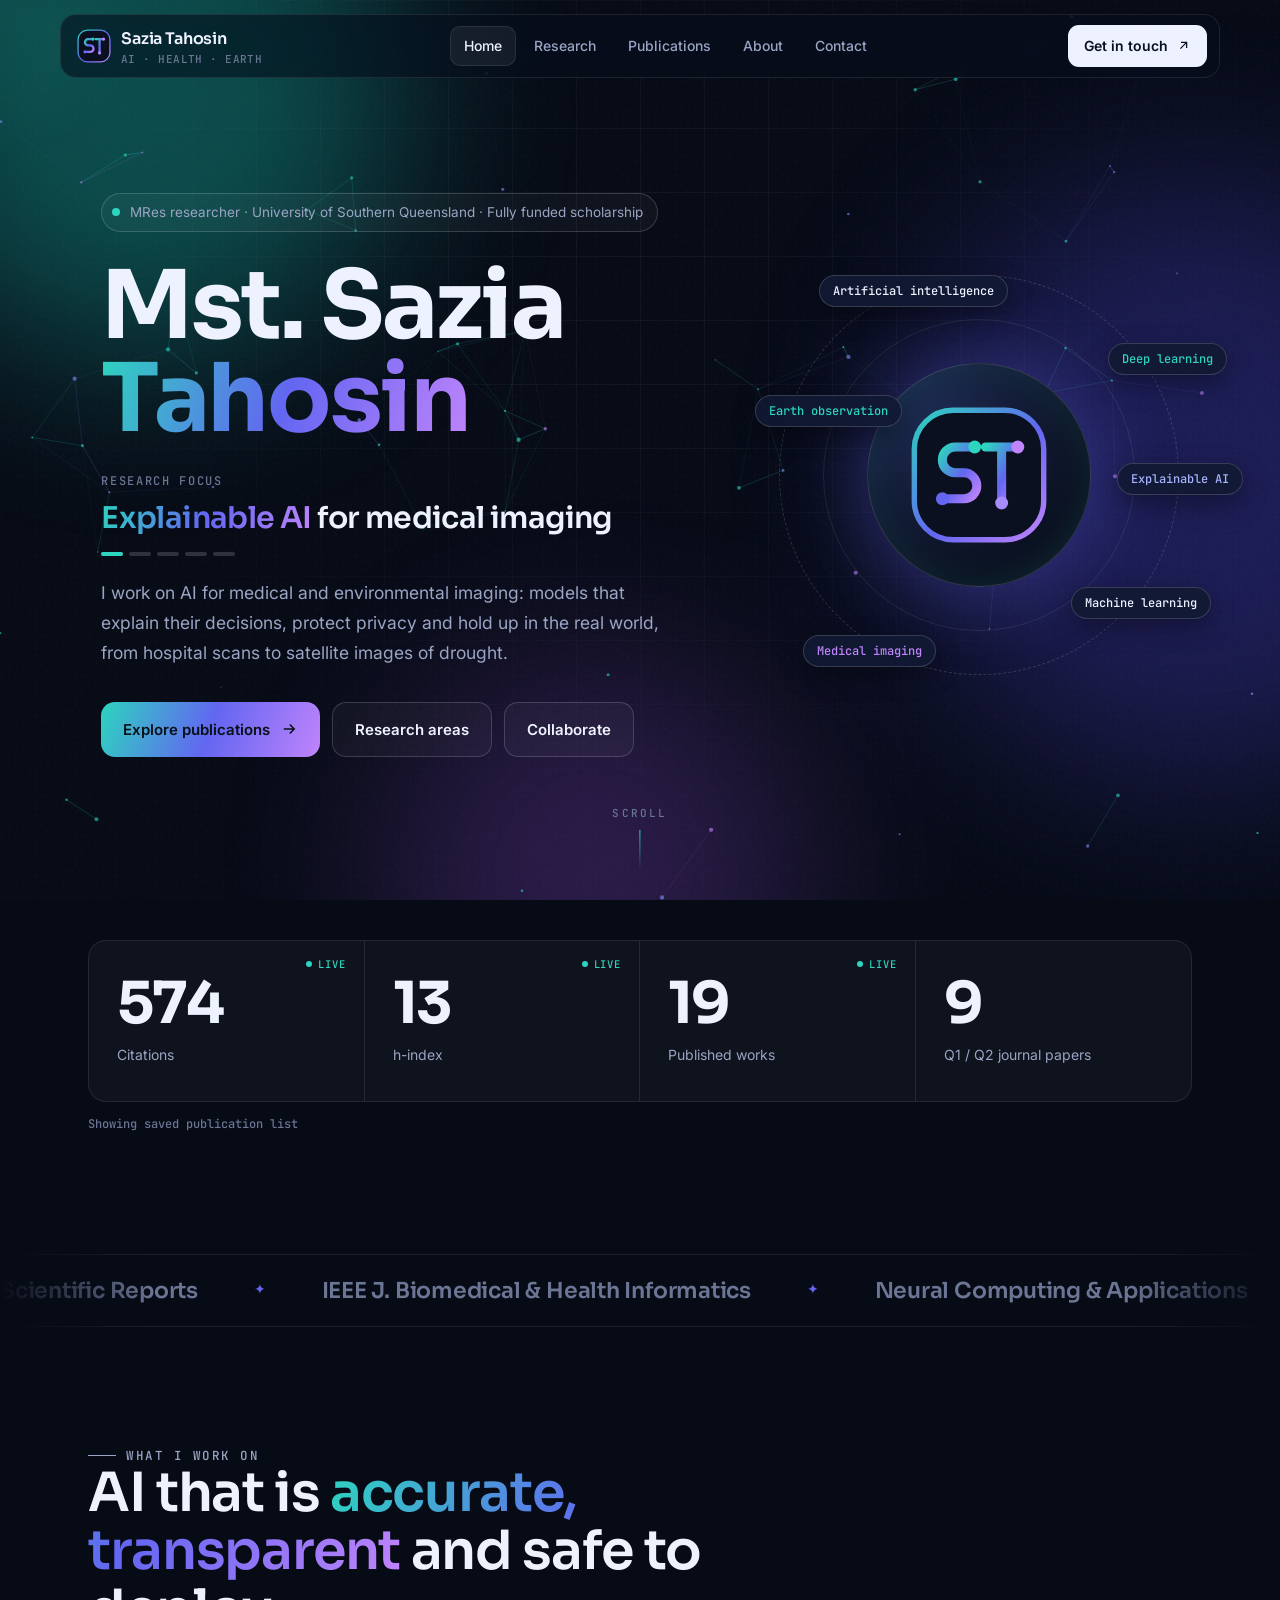
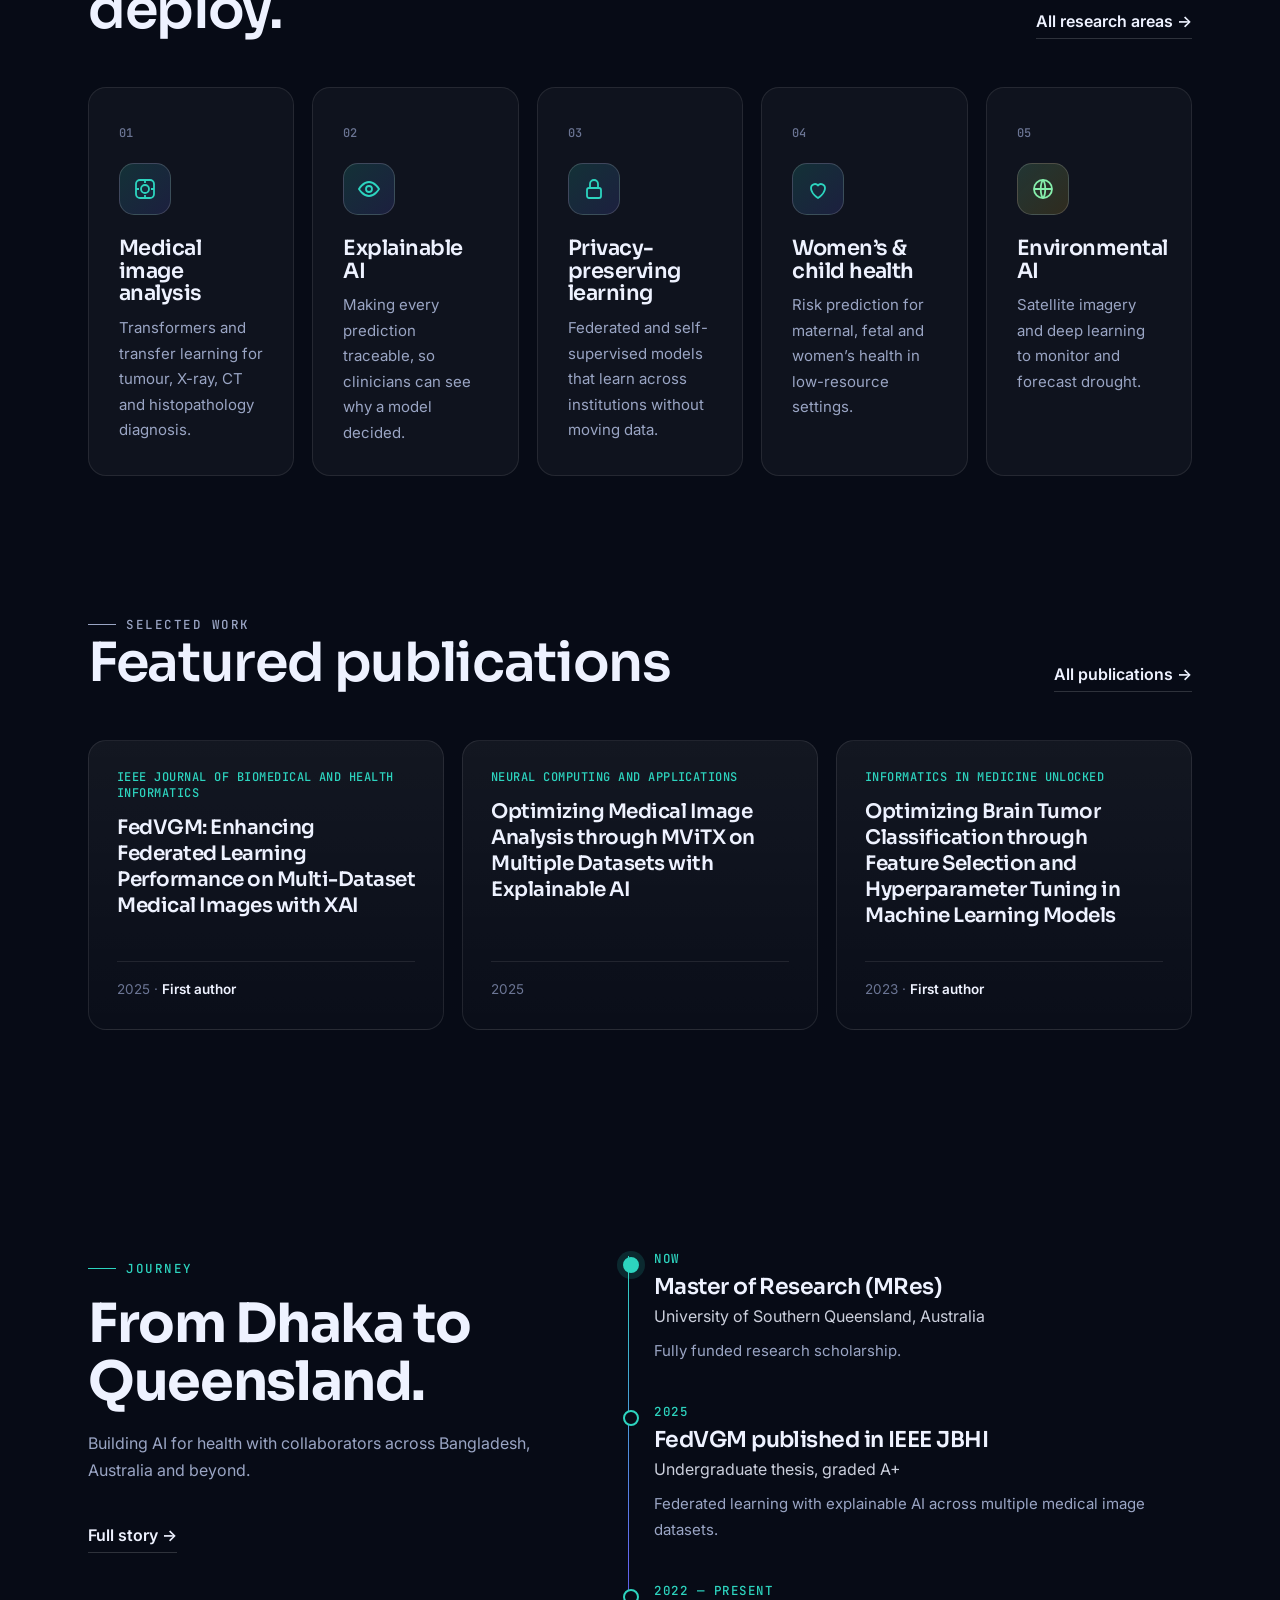
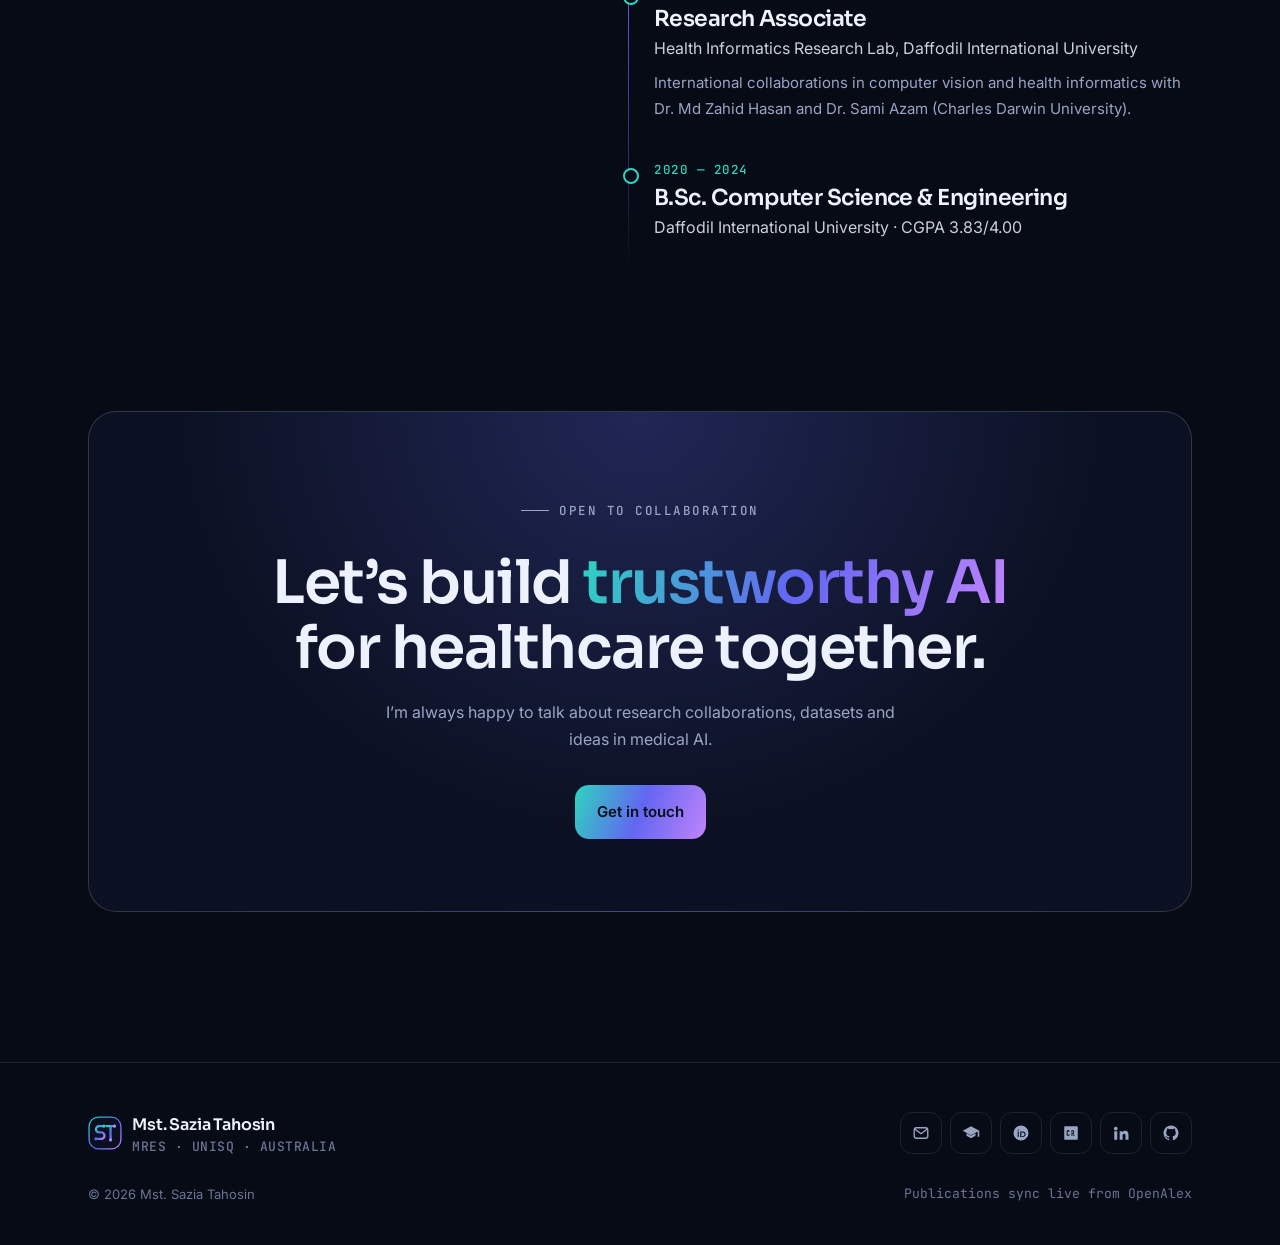
<file: index.html>
<!DOCTYPE html>
<html lang="en">
<head>
<meta charset="utf-8"><meta name="viewport" content="width=device-width, initial-scale=1">
<title>Mst. Sazia Tahosin · AI for Medical Imaging & Health</title>
<meta name="description" content="Mst. Sazia Tahosin is an MRes researcher at the University of Southern Queensland building explainable, privacy-preserving AI for medical imaging, health and environmental monitoring.">
<meta property="og:title" content="Mst. Sazia Tahosin · AI for Medical Imaging & Health">
<meta property="og:description" content="MRes researcher at UniSQ. Explainable and federated AI for medical imaging.">
<meta property="og:image" content="assets/logo.svg">
<link rel="icon" href="favicon.svg" type="image/svg+xml">
<link rel="preconnect" href="https://fonts.googleapis.com"><link rel="preconnect" href="https://fonts.gstatic.com" crossorigin>
<link href="https://fonts.googleapis.com/css2?family=Sora:wght@400;500;600;700&family=Inter:wght@400;500;600&family=JetBrains+Mono:wght@500&display=swap" rel="stylesheet">
<link rel="stylesheet" href="assets/style.css">
</head>
<body>

<!-- HERO -->
<section class="hero">
  <canvas id="net" aria-hidden="true"></canvas>
  <div class="gridlines"></div>
  <div class="wrap hero-grid">
    <div>
      <div class="status"><span class="dot"></span>MRes researcher · University of Southern Queensland · Fully funded scholarship</div>
      <h1><span class="line"><span>Mst. Sazia</span></span><span class="line"><span class="grad-text">Tahosin</span></span></h1>
      <div class="focus" aria-live="polite">
        <span class="focus-label">Research focus</span>
        <div class="focus-lines" id="focus">
          <span><em>Explainable AI</em> for medical imaging</span>
          <span><em>Federated learning</em> for patient privacy</span>
          <span><em>Deep learning</em> for cancer diagnosis</span>
          <span><em>AI for women’s</em>, maternal and child health</span>
          <span><em>Satellite imagery</em> for drought monitoring</span>
        </div>
        <div class="focus-dots" id="focusDots"></div>
      </div>
      <p class="lede">I work on AI for medical and environmental imaging: models that explain their decisions, protect privacy and hold up in the real world, from hospital scans to satellite images of drought.</p>
      <div class="btns">
        <a class="btn primary" href="publications.html">Explore publications <svg viewBox="0 0 24 24" fill="none" stroke="currentColor" stroke-width="2"><path d="M5 12h14M13 6l6 6-6 6"/></svg></a>
        <a class="btn" href="research.html">Research areas</a>
        <a class="btn" href="contact.html">Collaborate</a>
      </div>
    </div>
    <div class="orb" aria-hidden="true">
      <div class="ring"></div><div class="ring"></div>
      <!-- To use a photo: replace the img below with <img class="photo" src="assets/photo.jpg" alt=""> -->
      <div class="core"><img src="assets/logo.svg" alt=""></div>
      <div class="sat s1"><span>Artificial intelligence</span></div>
      <div class="sat s2"><span>Deep learning</span></div>
      <div class="sat s3"><span>Explainable AI</span></div>
      <div class="sat s4"><span>Machine learning</span></div>
      <div class="sat s5"><span>Medical imaging</span></div>
      <div class="sat s6"><span>Earth observation</span></div>
    </div>
  </div>
  <div class="scroll-cue">SCROLL<i></i></div>
</section>

<!-- STATS -->
<section class="s" style="padding-top:40px">
  <div class="wrap">
    <div class="stats reveal">
      <div class="stat"><small>LIVE</small><b id="st-cites">574</b><span>Citations</span></div>
      <div class="stat"><small>LIVE</small><b id="st-h">13</b><span>h-index</span></div>
      <div class="stat"><small>LIVE</small><b id="st-works">19</b><span>Published works</span></div>
      <div class="stat"><b>9</b><span>Q1 / Q2 journal papers</span></div>
    </div>
    <p class="sync-note" id="sync">Connecting to OpenAlex…</p>
  </div>
</section>

<!-- VENUES -->
<div class="marquee" aria-label="Published in">
  <div class="track">
    <span>Scientific Reports</span><span>IEEE J. Biomedical &amp; Health Informatics</span><span>Neural Computing &amp; Applications</span><span>IEEE Access</span><span>Advanced Intelligent Systems</span><span>Informatics in Medicine Unlocked</span><span>CRC Press</span>
    <span>Scientific Reports</span><span>IEEE J. Biomedical &amp; Health Informatics</span><span>Neural Computing &amp; Applications</span><span>IEEE Access</span><span>Advanced Intelligent Systems</span><span>Informatics in Medicine Unlocked</span><span>CRC Press</span>
  </div>
</div>

<!-- RESEARCH PREVIEW -->
<section class="s">
  <div class="wrap">
    <div class="s-head reveal">
      <div><p class="kicker">What I work on</p><h2>AI that is <span class="grad-text">accurate, transparent</span> and safe to deploy.</h2></div>
      <a class="link-arrow" href="research.html">All research areas →</a>
    </div>
    <div class="cards" style="grid-template-columns:repeat(auto-fit,minmax(200px,1fr))">
      <article class="card reveal"><span class="num">01</span><div class="ic"><svg viewBox="0 0 24 24" fill="none" stroke="currentColor" stroke-width="1.8"><rect x="3" y="3" width="18" height="18" rx="4"/><circle cx="12" cy="12" r="4"/><path d="M12 3v3M12 18v3M3 12h3M18 12h3"/></svg></div><h3>Medical image analysis</h3><p>Transformers and transfer learning for tumour, X-ray, CT and histopathology diagnosis.</p></article>
      <article class="card reveal d1"><span class="num">02</span><div class="ic"><svg viewBox="0 0 24 24" fill="none" stroke="currentColor" stroke-width="1.8"><circle cx="12" cy="12" r="3"/><path d="M2 12s4-7 10-7 10 7 10 7-4 7-10 7S2 12 2 12z"/></svg></div><h3>Explainable AI</h3><p>Making every prediction traceable, so clinicians can see why a model decided.</p></article>
      <article class="card reveal d2"><span class="num">03</span><div class="ic"><svg viewBox="0 0 24 24" fill="none" stroke="currentColor" stroke-width="1.8"><rect x="5" y="11" width="14" height="10" rx="2"/><path d="M8 11V7a4 4 0 0 1 8 0v4"/></svg></div><h3>Privacy-preserving learning</h3><p>Federated and self-supervised models that learn across institutions without moving data.</p></article>
      <article class="card reveal d3"><span class="num">04</span><div class="ic"><svg viewBox="0 0 24 24" fill="none" stroke="currentColor" stroke-width="1.8"><path d="M12 21s-7-4.5-7-10a4 4 0 0 1 7-2.6A4 4 0 0 1 19 11c0 5.5-7 10-7 10z"/></svg></div><h3>Women’s &amp; child health</h3><p>Risk prediction for maternal, fetal and women’s health in low-resource settings.</p></article>
      <article class="card env reveal"><span class="num">05</span><div class="ic"><svg viewBox="0 0 24 24" fill="none" stroke="currentColor" stroke-width="1.8"><circle cx="12" cy="12" r="9"/><path d="M3 12h18M12 3c3 3.5 3 14.5 0 18M12 3c-3 3.5-3 14.5 0 18"/></svg></div><h3>Environmental AI</h3><p>Satellite imagery and deep learning to monitor and forecast drought.</p></article>
    </div>
  </div>
</section>

<!-- FEATURED PAPERS -->
<section class="s" style="padding-top:20px">
  <div class="wrap">
    <div class="s-head reveal">
      <div><p class="kicker">Selected work</p><h2>Featured publications</h2></div>
      <a class="link-arrow" href="publications.html">All publications →</a>
    </div>
    <div class="feat" id="featured"></div>
  </div>
</section>

<!-- JOURNEY -->
<section class="s">
  <div class="wrap split">
    <div class="sticky reveal"><p class="kicker">Journey</p><h2 style="font-size:clamp(32px,4.4vw,54px)">From Dhaka to Queensland.</h2><p style="color:var(--muted);margin-top:18px">Building AI for health with collaborators across Bangladesh, Australia and beyond.</p><a class="link-arrow" style="margin-top:22px" href="about.html">Full story →</a></div>
    <div class="timeline">
      <div class="ti now reveal"><div class="when">NOW</div><h3>Master of Research (MRes)</h3><div class="org">University of Southern Queensland, Australia</div><p>Fully funded research scholarship.</p></div>
      <div class="ti reveal"><div class="when">2025</div><h3>FedVGM published in IEEE JBHI</h3><div class="org">Undergraduate thesis, graded A+</div><p>Federated learning with explainable AI across multiple medical image datasets.</p></div>
      <div class="ti reveal"><div class="when">2022 — PRESENT</div><h3>Research Associate</h3><div class="org">Health Informatics Research Lab, Daffodil International University</div><p>International collaborations in computer vision and health informatics with Dr. Md Zahid Hasan and Dr. Sami Azam (Charles Darwin University).</p></div>
      <div class="ti reveal"><div class="when">2020 — 2024</div><h3>B.Sc. Computer Science &amp; Engineering</h3><div class="org">Daffodil International University · CGPA 3.83/4.00</div></div>
    </div>
  </div>
</section>

<!-- CTA -->
<section class="s" style="padding-top:20px">
  <div class="wrap">
    <div class="cta-band reveal">
      <p class="kicker" style="justify-content:center">Open to collaboration</p>
      <h2>Let’s build <span class="grad-text">trustworthy AI</span> for healthcare together.</h2>
      <p>I’m always happy to talk about research collaborations, datasets and ideas in medical AI.</p>
      <div class="btns"><a class="btn primary" href="contact.html">Get in touch</a><a class="btn cv-link" href="cv.pdf" target="_blank" rel="noopener">Download CV</a></div>
    </div>
  </div>
</section>

<script src="assets/main.js"></script>
<script src="assets/pubs.js"></script>
<script>
  neuralCanvas(document.getElementById("net"));
  focusRotator(document.getElementById("focus"), document.getElementById("focusDots"), 3600);

  let counted = false;
  loadPublications((d, mode) => {
    const s = d.stats;
    const set = (id,v) => { const el=document.getElementById(id); if(v==null) return; if(!counted){ el.dataset.from=0; } else { el.dataset.from = parseInt(el.textContent.replace(/,/g,""))||0; } countTo(el, v); };
    set("st-cites", s.citations); set("st-h", s.h); set("st-works", s.works); counted = true;
    document.getElementById("sync").textContent = syncLabel(mode, d.at);

    // featured: flagged papers first, then most-cited first-author papers
    const pool = d.pubs.filter(p => p.type!=="review");
    const pick = [...pool.filter(p => p.featured), ...pool.filter(p => !p.featured && isFirst(p)).sort((a,b)=>(b.cites||0)-(a.cites||0))].slice(0,3);
    document.getElementById("featured").innerHTML = pick.map((p,i) => `
      <a class="paper reveal ${i?'d'+i:''}" href="${p.doi?'https://doi.org/'+p.doi:'publications.html'}" target="_blank" rel="noopener">
        <div><div class="venue">${esc(p.venue)}</div><h3>${esc(p.title)}</h3></div>
        <div class="meta"><span>${p.year}${isFirst(p)?' · <b>First author</b>':''}</span><span>${p.cites!=null?'<b>'+p.cites+'</b> citations':''}</span></div>
      </a>`).join("");
    observeReveals(document.getElementById("featured"));
  });
</script>
</body>
</html>
</file>
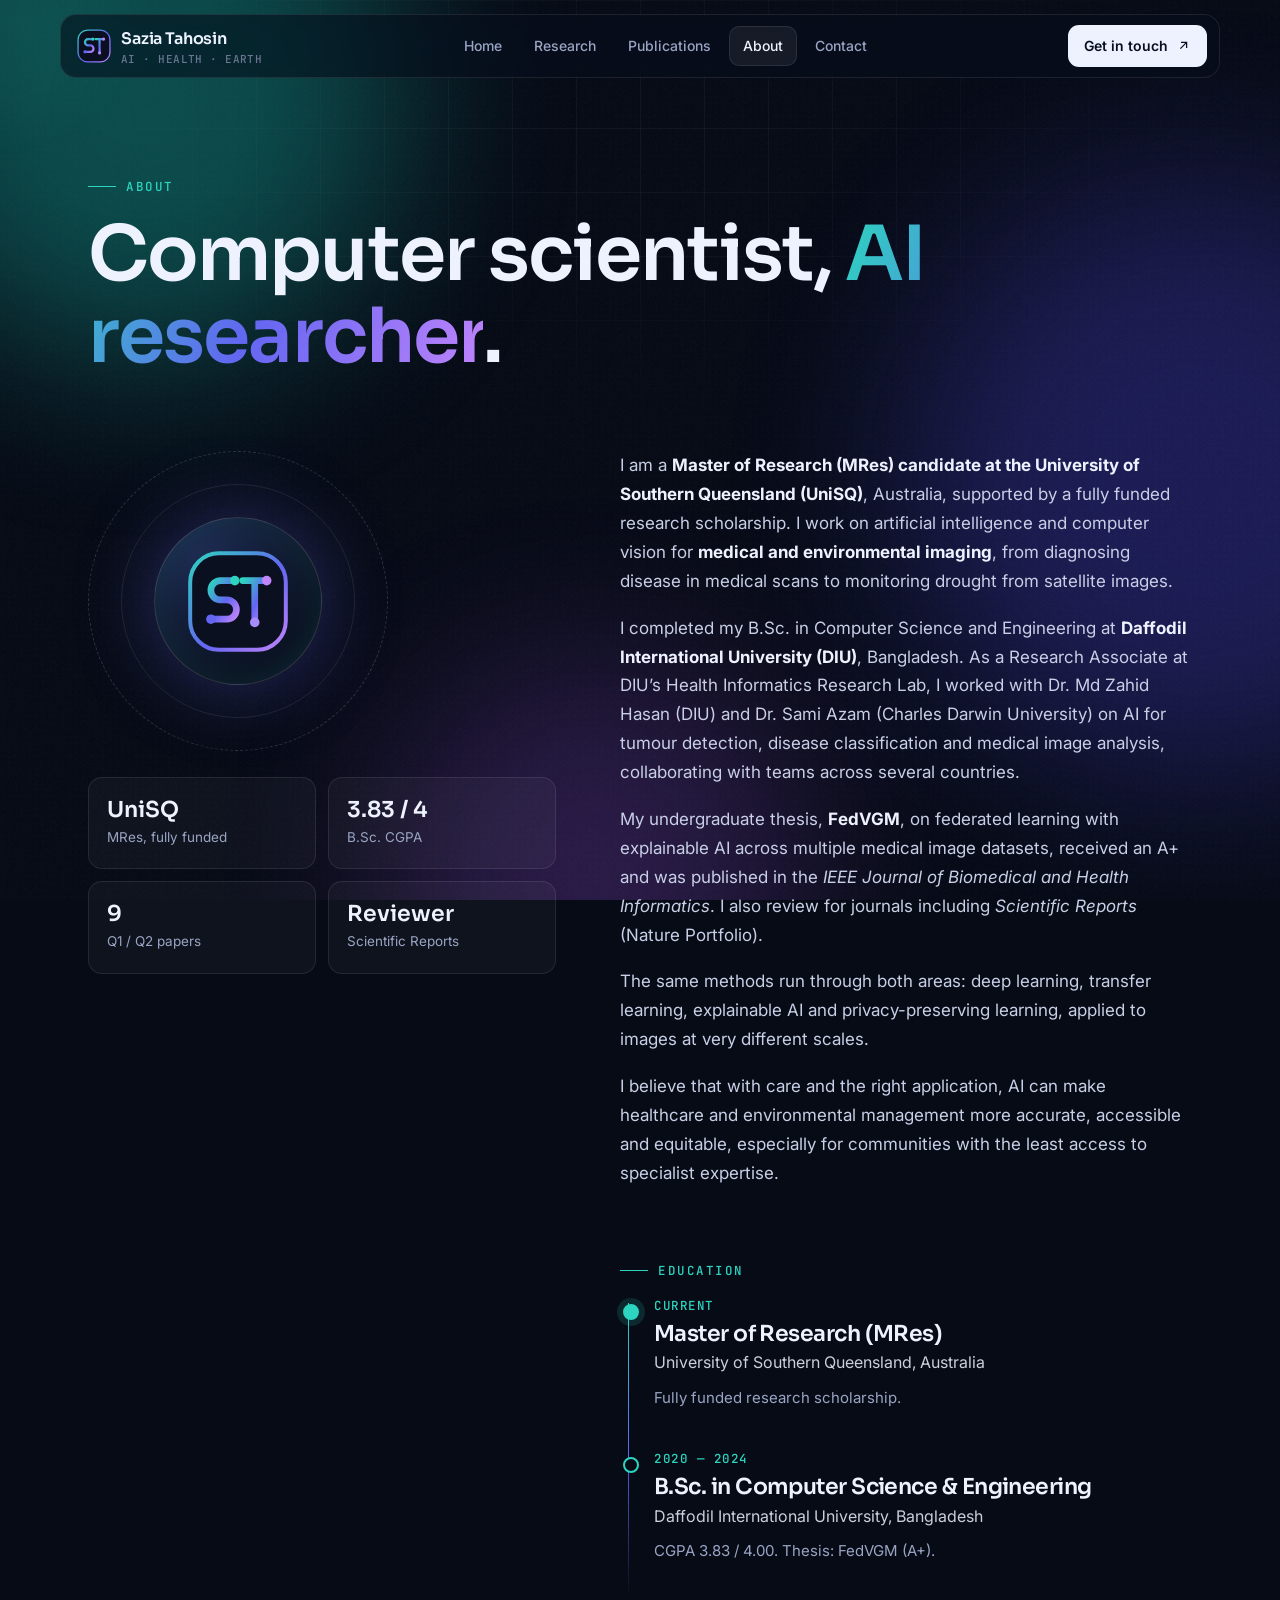
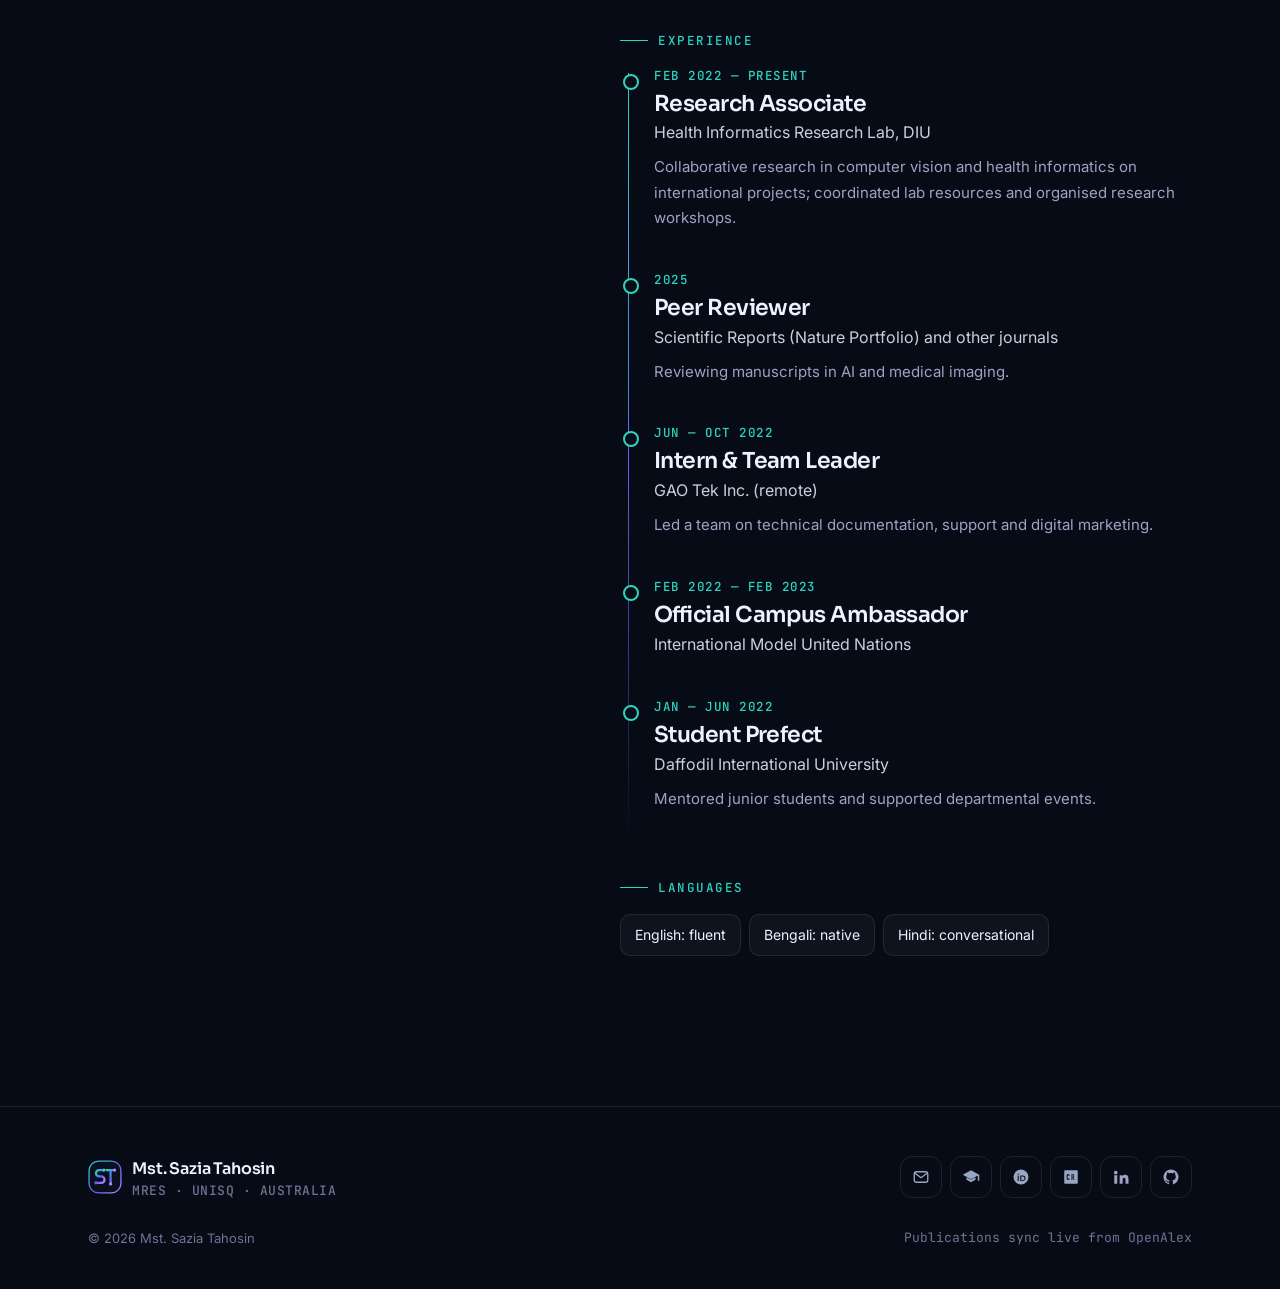
<file: about.html>
<!DOCTYPE html>
<html lang="en">
<head>
<meta charset="utf-8"><meta name="viewport" content="width=device-width, initial-scale=1">
<title>About · Mst. Sazia Tahosin</title>
<meta name="description" content="About Mst. Sazia Tahosin: education, research experience and CV.">
<meta property="og:title" content="Mst. Sazia Tahosin · AI for Medical Imaging & Health">
<meta property="og:description" content="MRes researcher at UniSQ. Explainable and federated AI for medical imaging.">
<meta property="og:image" content="assets/logo.svg">
<link rel="icon" href="favicon.svg" type="image/svg+xml">
<link rel="preconnect" href="https://fonts.googleapis.com"><link rel="preconnect" href="https://fonts.gstatic.com" crossorigin>
<link href="https://fonts.googleapis.com/css2?family=Sora:wght@400;500;600;700&family=Inter:wght@400;500;600&family=JetBrains+Mono:wght@500&display=swap" rel="stylesheet">
<link rel="stylesheet" href="assets/style.css">
</head>
<body>

<header class="page-head">
  <div class="gridlines"></div>
  <div class="wrap">
    <p class="kicker">About</p>
    <h1>Computer scientist, <span class="grad-text">AI researcher</span>.</h1>
  </div>
</header>

<section class="s" style="padding-top:10px">
  <div class="wrap split">
    <div class="sticky reveal">
      <div class="orb" style="max-width:300px;margin:0">
        <div class="ring"></div><div class="ring"></div>
        <!-- Photo: replace with <img class="photo" src="assets/photo.jpg" alt="Mst. Sazia Tahosin"> -->
        <div class="core"><img src="assets/logo.svg" alt=""></div>
      </div>
      <div class="facts">
        <div class="fact"><b>UniSQ</b><span>MRes, fully funded</span></div>
        <div class="fact"><b>3.83 / 4</b><span>B.Sc. CGPA</span></div>
        <div class="fact"><b>9</b><span>Q1 / Q2 papers</span></div>
        <div class="fact"><b>Reviewer</b><span>Scientific Reports</span></div>
      </div>
      <div class="btns" style="margin-top:22px"><a class="btn primary cv-link" href="cv.pdf" target="_blank" rel="noopener">Download CV</a></div>
    </div>
    <div>
      <div class="prose reveal">
        <p>I am a <strong>Master of Research (MRes) candidate at the University of Southern Queensland (UniSQ)</strong>, Australia, supported by a fully funded research scholarship. I work on artificial intelligence and computer vision for <strong>medical and environmental imaging</strong>, from diagnosing disease in medical scans to monitoring drought from satellite images.</p>
        <p>I completed my B.Sc. in Computer Science and Engineering at <strong>Daffodil International University (DIU)</strong>, Bangladesh. As a Research Associate at DIU’s Health Informatics Research Lab, I worked with Dr. Md Zahid Hasan (DIU) and Dr. Sami Azam (Charles Darwin University) on AI for tumour detection, disease classification and medical image analysis, collaborating with teams across several countries.</p>
        <p>My undergraduate thesis, <strong>FedVGM</strong>, on federated learning with explainable AI across multiple medical image datasets, received an A+ and was published in the <em>IEEE Journal of Biomedical and Health Informatics</em>. I also review for journals including <em>Scientific Reports</em> (Nature Portfolio).</p>
        <p>The same methods run through both areas: deep learning, transfer learning, explainable AI and privacy-preserving learning, applied to images at very different scales.</p>
        <p>I believe that with care and the right application, AI can make healthcare and environmental management more accurate, accessible and equitable, especially for communities with the least access to specialist expertise.</p>
      </div>

      <p class="kicker" style="margin-top:56px">Education</p>
      <div class="timeline">
        <div class="ti now reveal"><div class="when">CURRENT</div><h3>Master of Research (MRes)</h3><div class="org">University of Southern Queensland, Australia</div><p>Fully funded research scholarship.</p></div>
        <div class="ti reveal"><div class="when">2020 — 2024</div><h3>B.Sc. in Computer Science &amp; Engineering</h3><div class="org">Daffodil International University, Bangladesh</div><p>CGPA 3.83 / 4.00. Thesis: FedVGM (A+).</p></div>
      </div>

      <p class="kicker" style="margin-top:28px">Experience</p>
      <div class="timeline">
        <div class="ti reveal"><div class="when">FEB 2022 — PRESENT</div><h3>Research Associate</h3><div class="org">Health Informatics Research Lab, DIU</div><p>Collaborative research in computer vision and health informatics on international projects; coordinated lab resources and organised research workshops.</p></div>
        <div class="ti reveal"><div class="when">2025</div><h3>Peer Reviewer</h3><div class="org">Scientific Reports (Nature Portfolio) and other journals</div><p>Reviewing manuscripts in AI and medical imaging.</p></div>
        <div class="ti reveal"><div class="when">JUN — OCT 2022</div><h3>Intern &amp; Team Leader</h3><div class="org">GAO Tek Inc. (remote)</div><p>Led a team on technical documentation, support and digital marketing.</p></div>
        <div class="ti reveal"><div class="when">FEB 2022 — FEB 2023</div><h3>Official Campus Ambassador</h3><div class="org">International Model United Nations</div></div>
        <div class="ti reveal"><div class="when">JAN — JUN 2022</div><h3>Student Prefect</h3><div class="org">Daffodil International University</div><p>Mentored junior students and supported departmental events.</p></div>
      </div>

      <p class="kicker" style="margin-top:28px">Languages</p>
      <div class="pills reveal"><span class="pill">English: fluent</span><span class="pill">Bengali: native</span><span class="pill">Hindi: conversational</span></div>
    </div>
  </div>
</section>

<script src="assets/main.js"></script>
<script src="assets/pubs.js"></script>
</body>
</html>
</file>
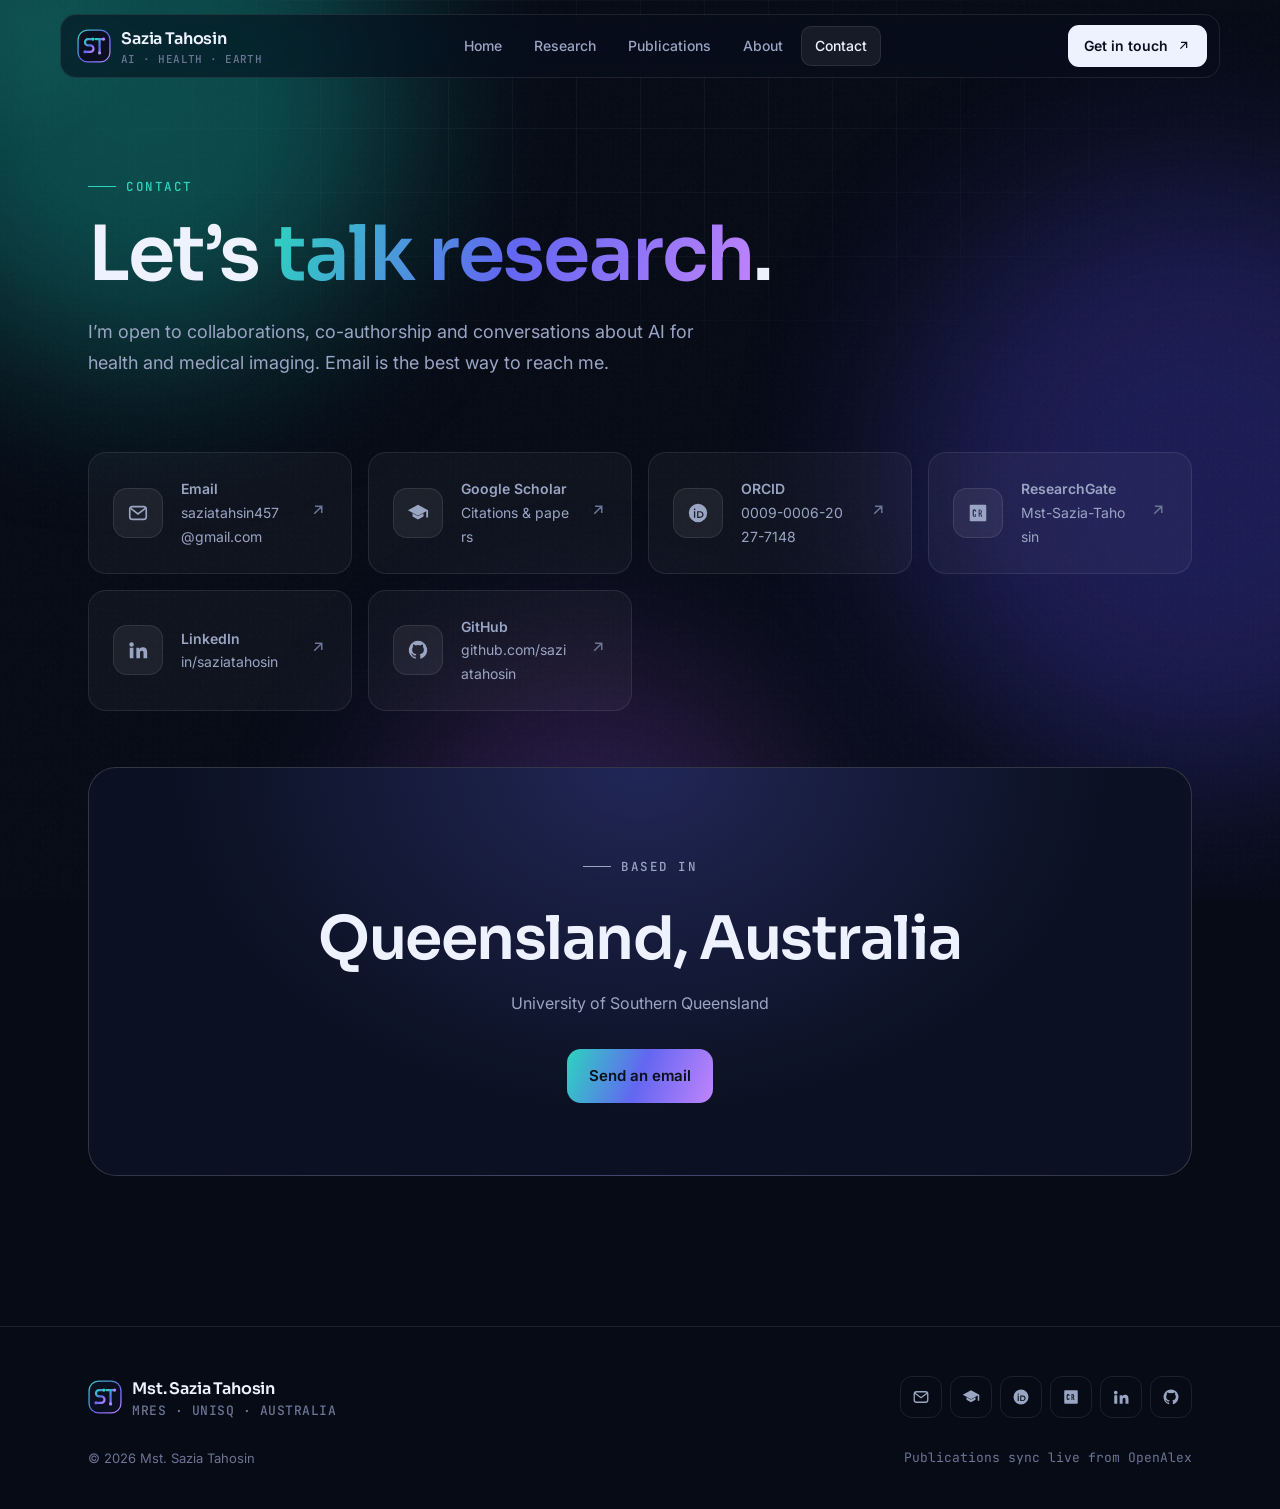
<file: contact.html>
<!DOCTYPE html>
<html lang="en">
<head>
<meta charset="utf-8"><meta name="viewport" content="width=device-width, initial-scale=1">
<title>Contact · Mst. Sazia Tahosin</title>
<meta name="description" content="Contact Mst. Sazia Tahosin for research collaborations.">
<meta property="og:title" content="Mst. Sazia Tahosin · AI for Medical Imaging & Health">
<meta property="og:description" content="MRes researcher at UniSQ. Explainable and federated AI for medical imaging.">
<meta property="og:image" content="assets/logo.svg">
<link rel="icon" href="favicon.svg" type="image/svg+xml">
<link rel="preconnect" href="https://fonts.googleapis.com"><link rel="preconnect" href="https://fonts.gstatic.com" crossorigin>
<link href="https://fonts.googleapis.com/css2?family=Sora:wght@400;500;600;700&family=Inter:wght@400;500;600&family=JetBrains+Mono:wght@500&display=swap" rel="stylesheet">
<link rel="stylesheet" href="assets/style.css">
</head>
<body>

<header class="page-head">
  <div class="gridlines"></div>
  <div class="wrap">
    <p class="kicker">Contact</p>
    <h1>Let’s <span class="grad-text">talk research</span>.</h1>
    <p class="sub">I’m open to collaborations, co-authorship and conversations about AI for health and medical imaging. Email is the best way to reach me.</p>
  </div>
</header>
<section class="s" style="padding-top:10px">
  <div class="wrap">
    <div class="contact-grid" id="cg"></div>
    <div class="cta-band reveal" style="margin-top:56px">
      <p class="kicker" style="justify-content:center">Based in</p>
      <h2>Queensland, Australia</h2>
      <p>University of Southern Queensland</p>
      <div class="btns"><a class="btn primary" id="mailbtn">Send an email</a></div>
    </div>
  </div>
</section>

<script src="assets/main.js"></script>
<script src="assets/pubs.js"></script>
<script>
const items = [
  ["Email", PROFILE.email, "mailto:"+PROFILE.email, ICONS.mail],
  ["Google Scholar", "Citations & papers", PROFILE.scholar, ICONS.scholar],
  ["ORCID", "0009-0006-2027-7148", PROFILE.orcid, ICONS.orcid],
  ["ResearchGate", "Mst-Sazia-Tahosin", PROFILE.researchgate, ICONS.rg],
  ["LinkedIn", "in/saziatahosin", PROFILE.linkedin, ICONS.linkedin],
  ["GitHub", "github.com/saziatahosin", PROFILE.github, ICONS.github]
];
document.getElementById("cg").innerHTML = items.map(([t,s,h,ic],i) => `<a class="cl reveal ${i%3?'d'+(i%3):''}" href="${h}" ${h.startsWith("mailto")?"":'target="_blank" rel="noopener"'}><span class="ic">${ic}</span><span><b>${t}</b><span>${s}</span></span><span class="go">${ICONS.arrow.replace('<svg','<svg width="18" height="18"')}</span></a>`).join("");
document.getElementById("mailbtn").href = "mailto:"+PROFILE.email;
observeReveals();
</script>
</body>
</html>
</file>
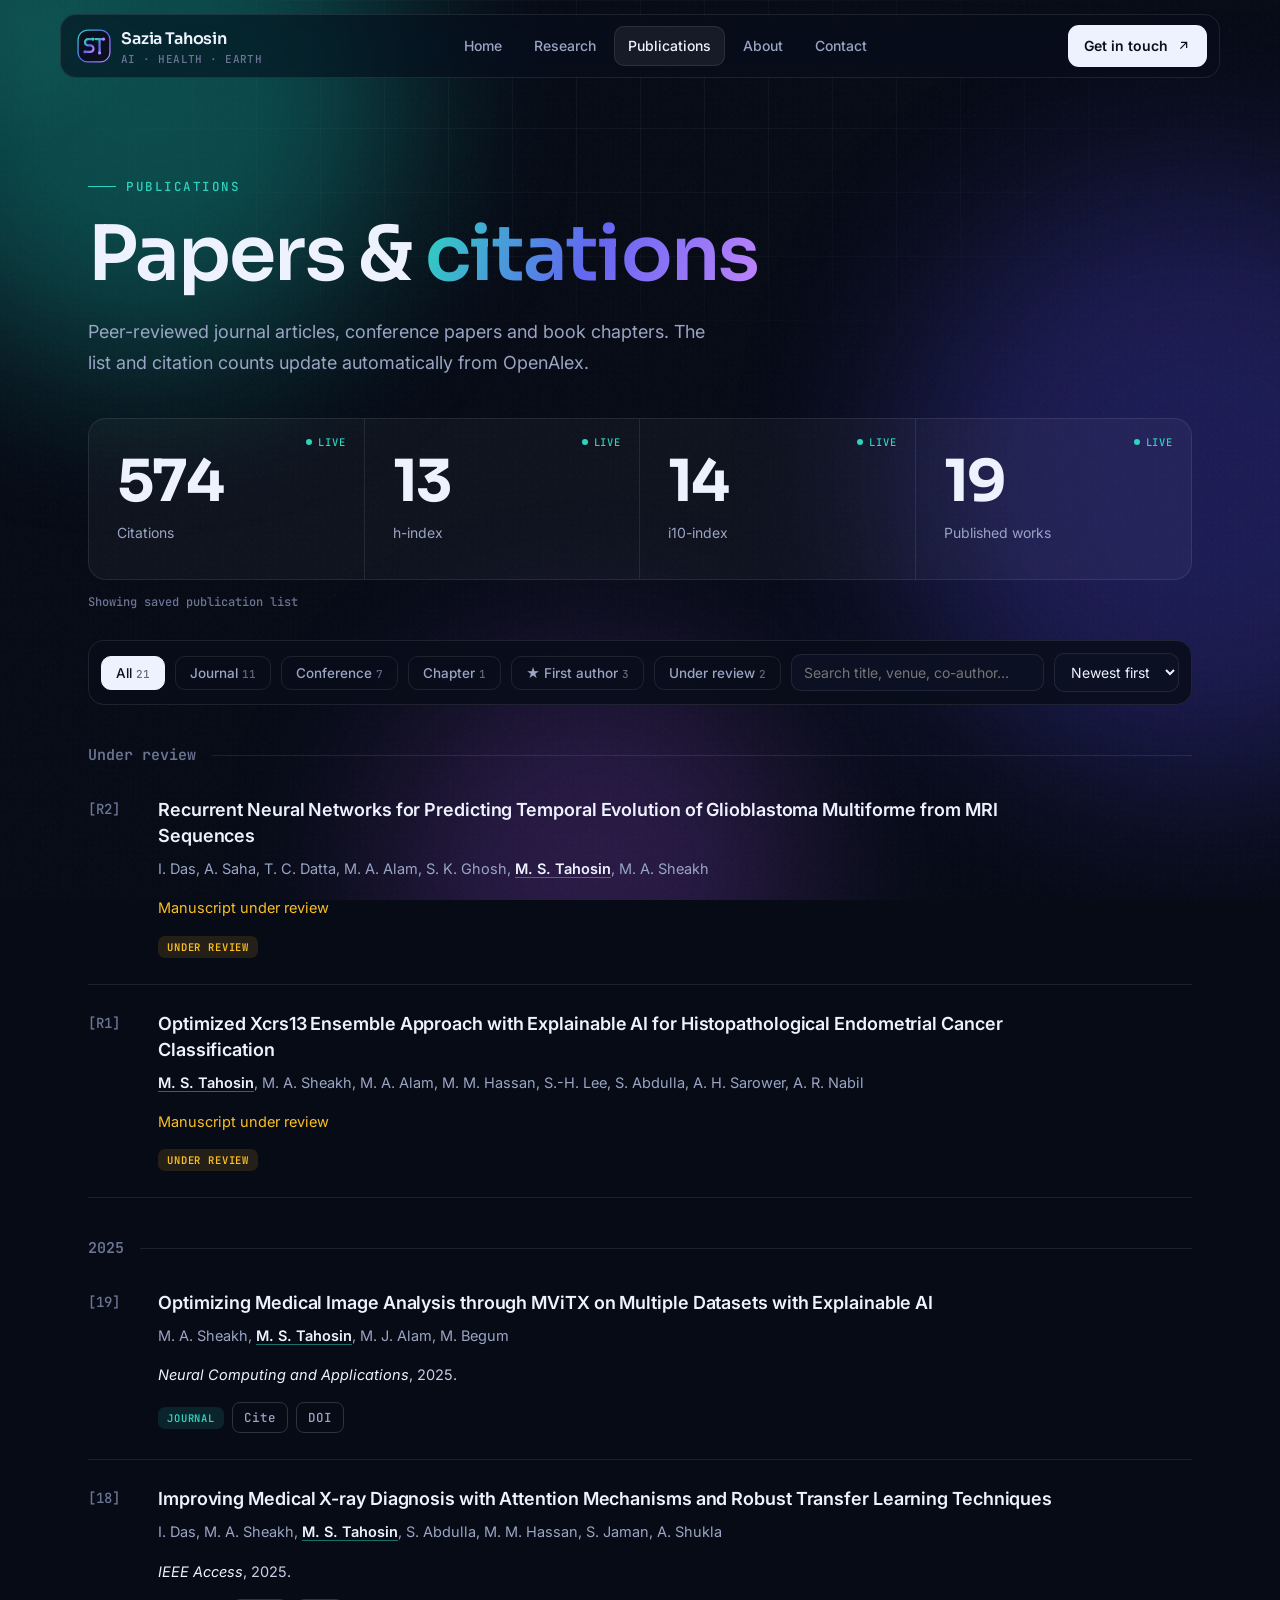
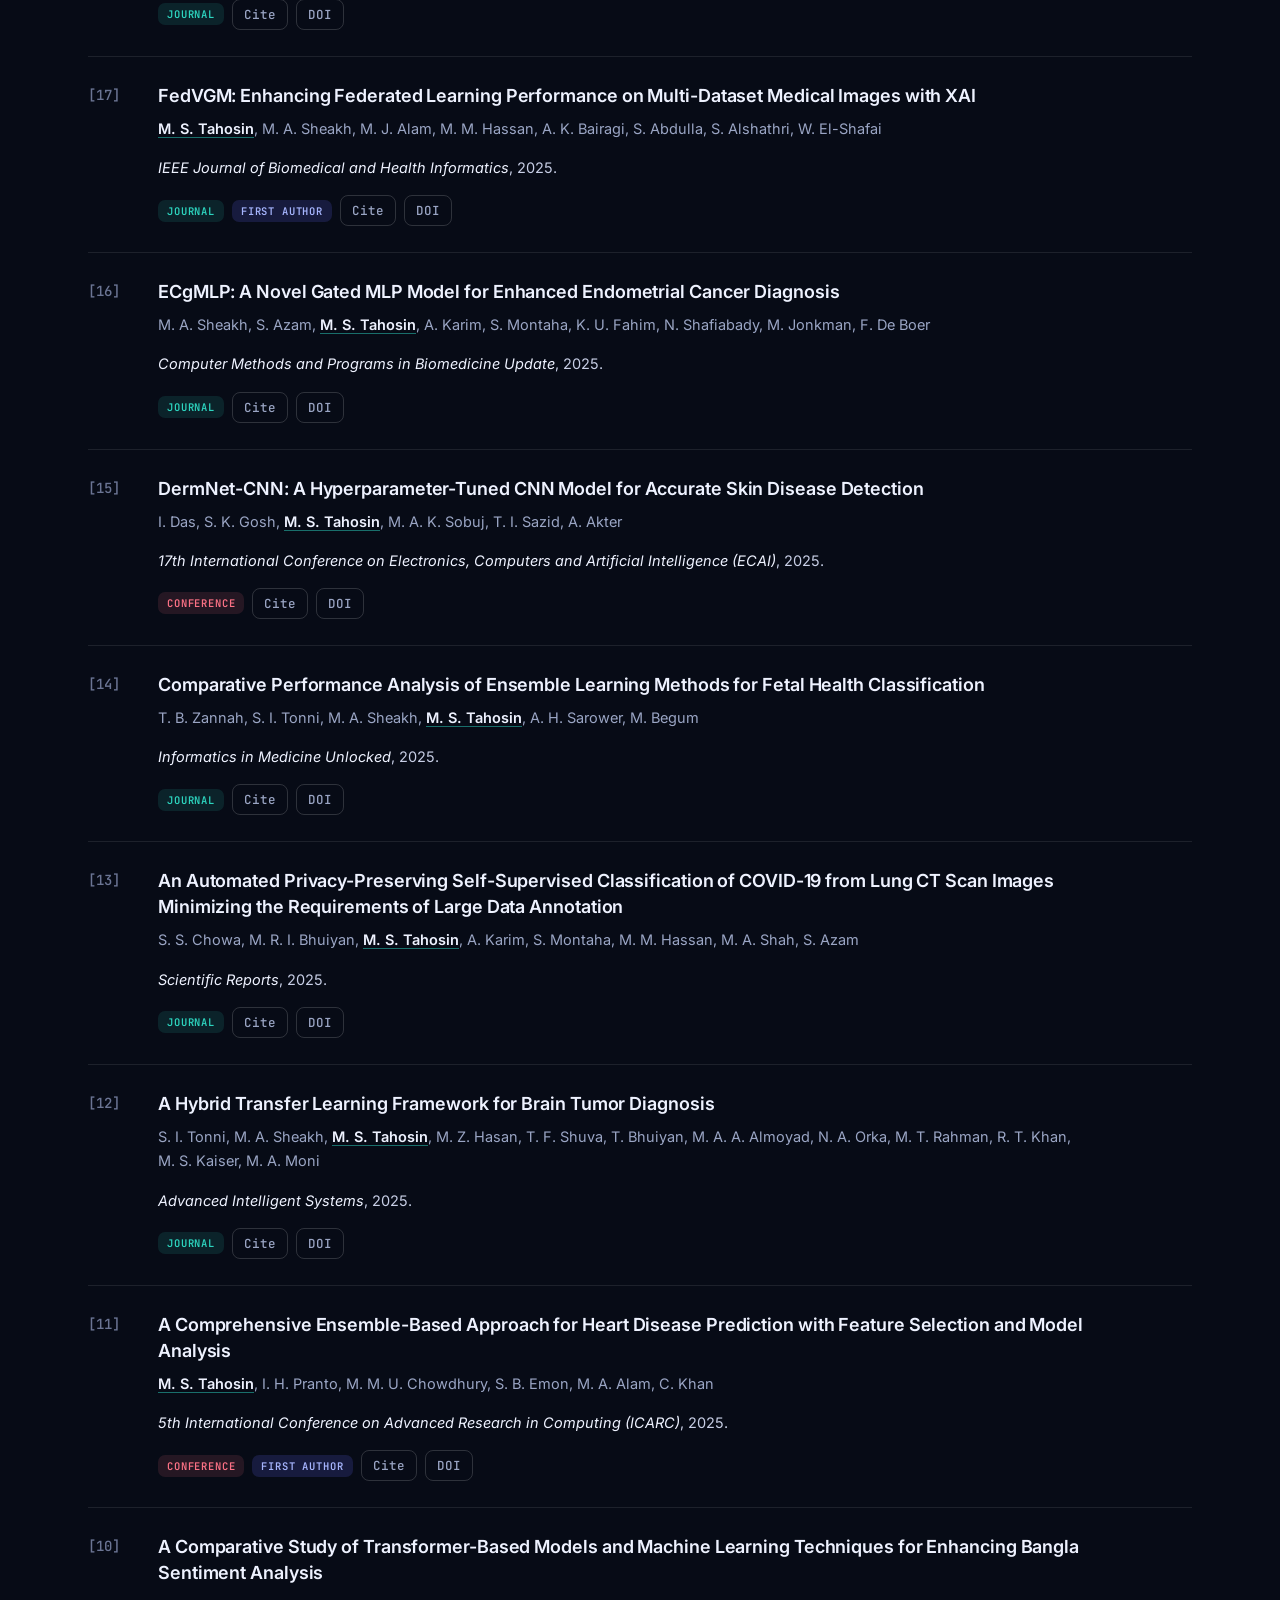
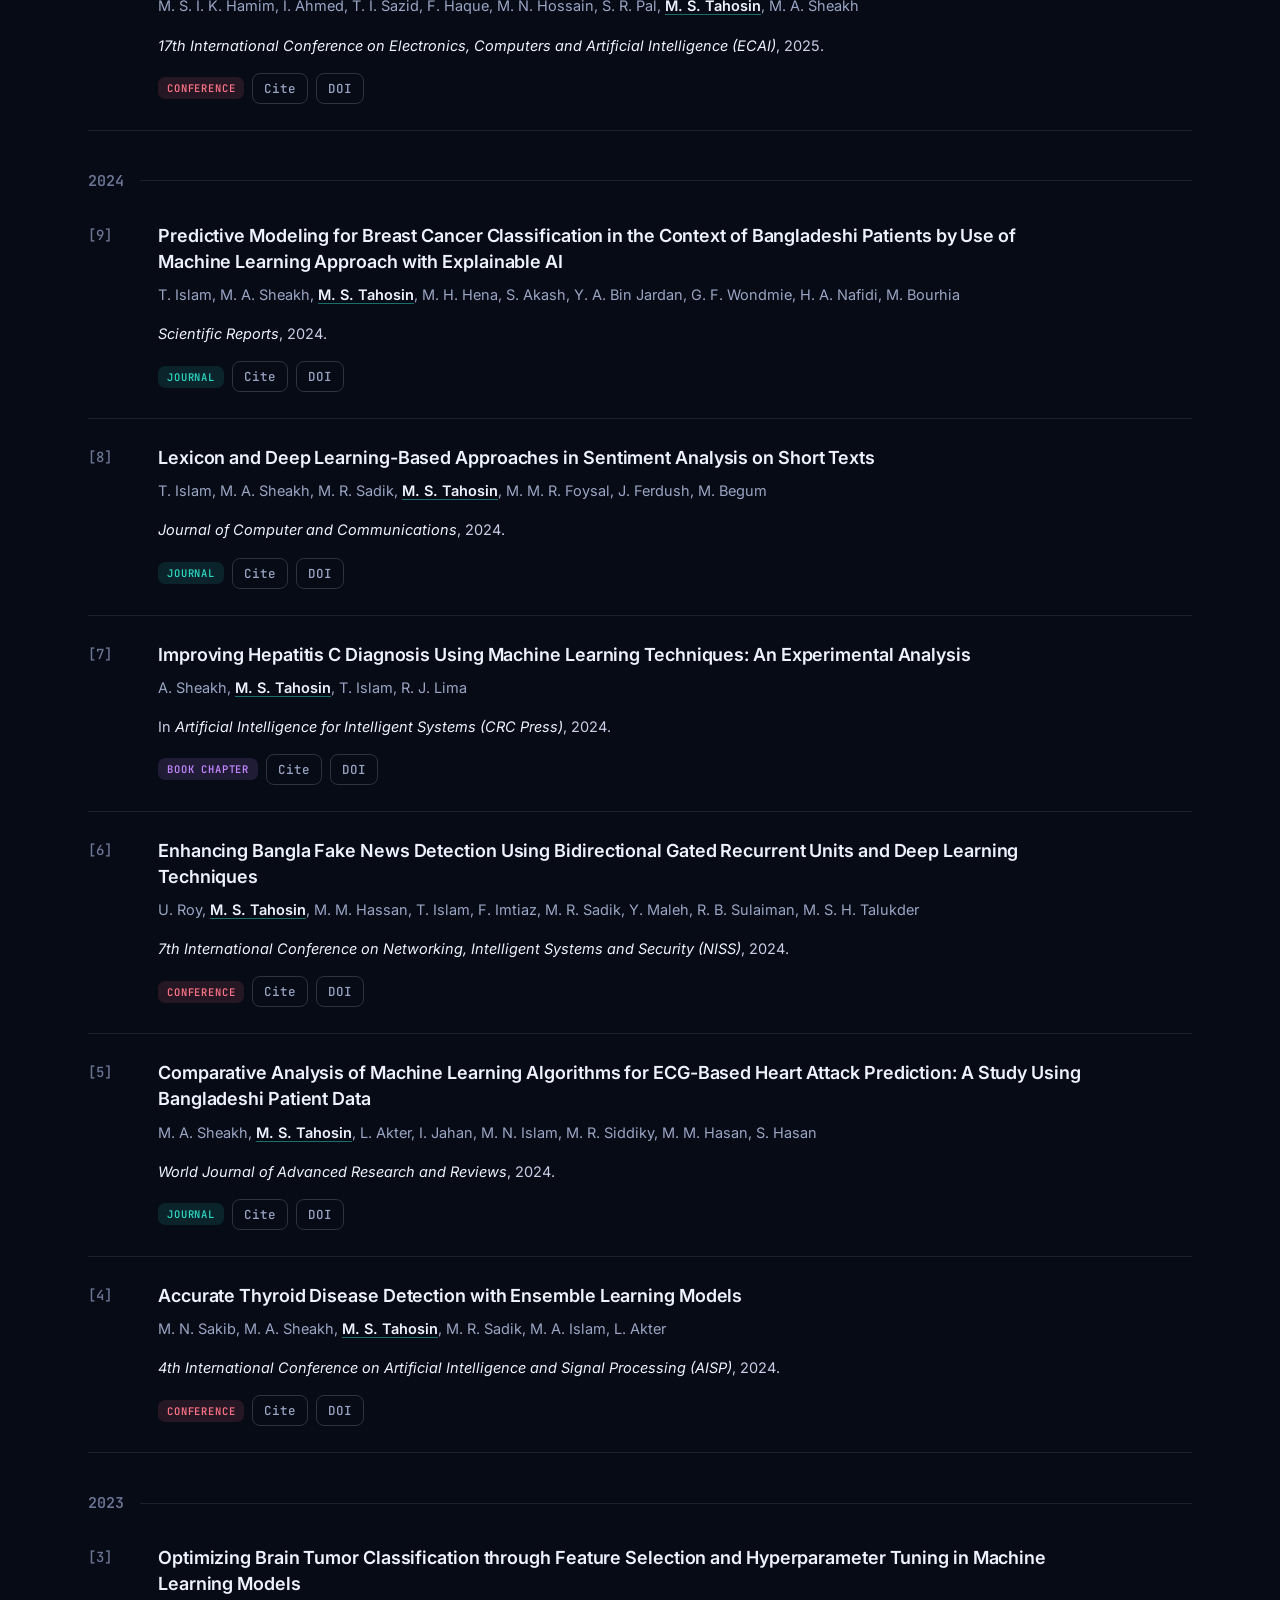
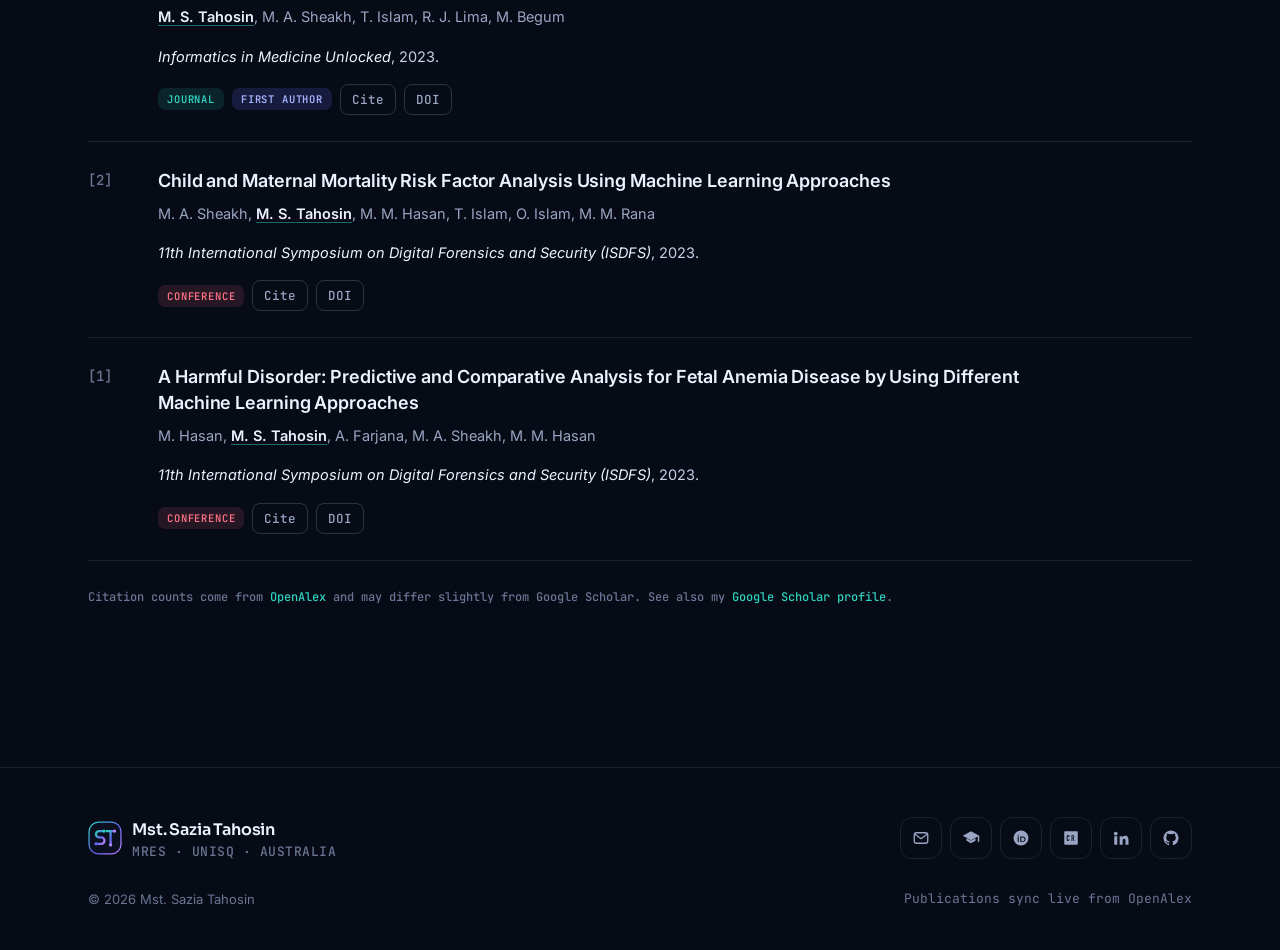
<file: publications.html>
<!DOCTYPE html>
<html lang="en">
<head>
<meta charset="utf-8"><meta name="viewport" content="width=device-width, initial-scale=1">
<title>Publications · Mst. Sazia Tahosin</title>
<meta name="description" content="Publications of Mst. Sazia Tahosin, with live citation counts from OpenAlex.">
<meta property="og:title" content="Mst. Sazia Tahosin · AI for Medical Imaging & Health">
<meta property="og:description" content="MRes researcher at UniSQ. Explainable and federated AI for medical imaging.">
<meta property="og:image" content="assets/logo.svg">
<link rel="icon" href="favicon.svg" type="image/svg+xml">
<link rel="preconnect" href="https://fonts.googleapis.com"><link rel="preconnect" href="https://fonts.gstatic.com" crossorigin>
<link href="https://fonts.googleapis.com/css2?family=Sora:wght@400;500;600;700&family=Inter:wght@400;500;600&family=JetBrains+Mono:wght@500&display=swap" rel="stylesheet">
<link rel="stylesheet" href="assets/style.css">
</head>
<body>

<header class="page-head" style="padding-bottom:40px">
  <div class="gridlines"></div>
  <div class="wrap">
    <p class="kicker">Publications</p>
    <h1>Papers &amp; <span class="grad-text">citations</span></h1>
    <p class="sub">Peer-reviewed journal articles, conference papers and book chapters. The list and citation counts update automatically from OpenAlex.</p>
  </div>
</header>
<section class="s" style="padding-top:0">
  <div class="wrap">
    <div class="stats reveal" style="margin-bottom:12px">
      <div class="stat"><small>LIVE</small><b id="st-cites">574</b><span>Citations</span></div>
      <div class="stat"><small>LIVE</small><b id="st-h">13</b><span>h-index</span></div>
      <div class="stat"><small>LIVE</small><b id="st-i10">14</b><span>i10-index</span></div>
      <div class="stat"><small>LIVE</small><b id="st-works">19</b><span>Published works</span></div>
    </div>
    <p class="sync-note" id="sync" style="margin-bottom:30px">Connecting to OpenAlex…</p>
    <div class="chart-wrap reveal" id="chartBox" hidden>
      <h3>Citations per year</h3><p>Live from OpenAlex</p>
      <div class="bars" id="bars"></div>
    </div>
    <div class="pub-bar" role="group" aria-label="Filter publications">
      <button class="chip" data-f="all" aria-pressed="true">All<span class="c" data-c="all"></span></button>
      <button class="chip" data-f="journal" aria-pressed="false">Journal<span class="c" data-c="journal"></span></button>
      <button class="chip" data-f="conference" aria-pressed="false">Conference<span class="c" data-c="conference"></span></button>
      <button class="chip" data-f="chapter" aria-pressed="false">Chapter<span class="c" data-c="chapter"></span></button>
      <button class="chip" data-f="first" aria-pressed="false">★ First author<span class="c" data-c="first"></span></button>
      <button class="chip" data-f="review" aria-pressed="false">Under review<span class="c" data-c="review"></span></button>
      <input id="q" type="search" placeholder="Search title, venue, co-author…" aria-label="Search">
      <select id="sort" aria-label="Sort"><option value="year">Newest first</option><option value="cites">Most cited</option></select>
    </div>
    <div id="list"><div class="skeleton"></div><div class="skeleton"></div><div class="skeleton"></div></div>
    <p class="sync-note" style="margin-top:28px">Citation counts come from <a href="https://openalex.org" target="_blank" rel="noopener" style="color:var(--teal)">OpenAlex</a> and may differ slightly from Google Scholar. See also my <a id="gs" target="_blank" rel="noopener" style="color:var(--teal)">Google Scholar profile</a>.</p>
  </div>
</section>

<script src="assets/main.js"></script>
<script src="assets/pubs.js"></script>
<script>
document.getElementById("gs").href = PROFILE.scholar;
let DATA = [], VIEW = [], filter = "all", q = "", sort = "year", firstLoad = true;
const match = p => (filter==="all" || (filter==="first" ? isFirst(p) && p.type!=="review" : p.type===filter)) &&
  (!q || (p.title+" "+p.venue+" "+p.authors.join(" ")).toLowerCase().includes(q));

function source(p){
  if(p.type==="review") return `<span style="color:var(--amber)">Manuscript under review</span>`;
  let s = (p.type==="chapter" ? "In " : "") + `<i>${esc(p.venue)}</i>`;
  if(p.volume) s += `, ${esc(p.volume)}`;
  if(p.issue) s += `(${esc(p.issue)})`;
  if(p.pages) s += `, ${esc(p.pages)}`;
  return s + `, ${p.year}.`;
}
function entry(p, n){
  const id = "p"+n;
  return `<article class="entry reveal" id="${id}">
    <div class="idx">[${n}]</div>
    <div>
      <h3 class="t">${p.doi?`<a href="https://doi.org/${p.doi}" target="_blank" rel="noopener">${esc(p.title)}</a>`:esc(p.title)}</h3>
      <p class="au">${authorsHtml(p.authors, 30)}</p>
      <p class="src">${source(p)}</p>
      <div class="acts">
        <span class="badge b-${p.type}">${LABEL[p.type]}</span>${isFirst(p)&&p.type!=="review"?'<span class="badge b-first">First author</span>':''}
        ${p.abstract?`<button class="act" data-panel="abs" aria-expanded="false">Abstract</button>`:""}
        ${p.type!=="review"?`<button class="act" data-panel="cite" aria-expanded="false">Cite</button>`:""}
        ${p.doi?`<a class="act" href="https://doi.org/${p.doi}" target="_blank" rel="noopener">DOI</a>`:""}
        ${p.oa?`<a class="act oa" href="${esc(p.oa)}" target="_blank" rel="noopener">Open access PDF ↗</a>`:""}
      </div>
      ${p.abstract?`<div class="panel" data-for="abs">${esc(p.abstract)}</div>`:""}
      ${p.type!=="review"?`<div class="panel" data-for="cite">
        <div class="row"><h5>APA 7</h5><button class="act" data-copy="apa">Copy</button></div><pre data-src="apa">${apa(p)}</pre>
        <div class="row"><h5>BIBTEX</h5><button class="act" data-copy="bib">Copy</button></div><pre data-src="bib">${esc(bibtex(p))}</pre>
      </div>`:""}
    </div>
    <div class="cb">${p.cites!=null?`<b>${p.cites}</b><span>CITED BY</span>`:""}</div>
  </article>`;
}
function draw(){
  VIEW = DATA.filter(match);
  document.querySelectorAll("[data-c]").forEach(el => { const f = el.dataset.c; el.textContent = DATA.filter(p => f==="all" ? true : f==="first" ? isFirst(p)&&p.type!=="review" : p.type===f).length; });
  const list = document.getElementById("list");
  if(!VIEW.length){ list.innerHTML = '<p style="color:var(--muted);padding:30px 0">No papers match.</p>'; return; }
  // numbering: oldest published = [1], like an academic CV
  const published = DATA.filter(p => p.type!=="review").slice().sort((a,b)=> a.year-b.year || a.title.localeCompare(b.title));
  const num = p => p.type==="review" ? "R"+(DATA.filter(x=>x.type==="review").indexOf(p)+1) : published.indexOf(p)+1;
  if(sort==="cites"){
    list.innerHTML = VIEW.slice().sort((a,b)=>(b.cites??-1)-(a.cites??-1)).map(p => entry(p, num(p))).join("");
  } else {
    const groups = {};
    VIEW.forEach(p => { const k = p.type==="review" ? "Under review" : String(p.year); (groups[k]=groups[k]||[]).push(p); });
    const keys = Object.keys(groups).sort((a,b)=> a==="Under review"?-1 : b==="Under review"?1 : b-a);
    list.innerHTML = keys.map(k => `<div class="yr">${k}</div>` + groups[k].sort((a,b)=> num(b)>num(a)?1:-1).map(p => entry(p, num(p))).join("")).join("");
  }
  observeReveals(list);
}
// abstract / cite toggles and copy buttons
document.getElementById("list").addEventListener("click", e => {
  const t = e.target.closest("button"); if(!t) return;
  const card = t.closest(".entry");
  if(t.dataset.panel){
    const panel = card.querySelector(`.panel[data-for="${t.dataset.panel}"]`), open = !panel.classList.contains("open");
    card.querySelectorAll(".panel").forEach(p => p.classList.remove("open"));
    card.querySelectorAll("[data-panel]").forEach(b => b.setAttribute("aria-expanded","false"));
    if(open){ panel.classList.add("open"); t.setAttribute("aria-expanded","true"); }
  }
  if(t.dataset.copy){
    const text = card.querySelector(`pre[data-src="${t.dataset.copy}"]`).textContent;
    const done = () => { t.textContent = "Copied ✓"; t.classList.add("copied"); setTimeout(()=>{ t.textContent="Copy"; t.classList.remove("copied"); }, 1600); };
    if(navigator.clipboard && navigator.clipboard.writeText) navigator.clipboard.writeText(text).then(done, () => {});
    else { const ta = document.createElement("textarea"); ta.value = text; document.body.append(ta); ta.select(); try{ document.execCommand("copy"); done(); }catch(_){} ta.remove(); }
  }
});
function chart(byYear){
  const box = document.getElementById("chartBox");
  const rows = (byYear||[]).filter(r => r.cites>0 || r.works>0).sort((a,b)=>a.year-b.year);
  if(rows.length < 2){ box.hidden = true; return; }
  const max = Math.max(...rows.map(r => r.cites), 1);
  document.getElementById("bars").innerHTML = rows.map((r,i) => `<div class="bar"><b>${r.cites}</b><i style="height:${Math.max(4, r.cites/max*110)}px;animation-delay:${i*.08}s"></i><span>${r.year}</span></div>`).join("");
  box.hidden = false; box.classList.add("in");
}
document.querySelectorAll(".chip").forEach(b => b.onclick = () => { document.querySelectorAll(".chip").forEach(x=>x.setAttribute("aria-pressed","false")); b.setAttribute("aria-pressed","true"); filter=b.dataset.f; draw(); });
document.getElementById("q").oninput = e => { q = e.target.value.trim().toLowerCase(); draw(); };
document.getElementById("sort").onchange = e => { sort = e.target.value; draw(); };
loadPublications((d, mode) => {
  DATA = d.pubs; draw();
  const s = d.stats, set=(id,v)=>{ if(v==null) return; const el=document.getElementById(id); el.dataset.from = firstLoad?0:(parseInt(el.textContent.replace(/,/g,""))||0); countTo(el,v); };
  set("st-cites",s.citations); set("st-h",s.h); set("st-i10",s.i10); set("st-works",s.works); firstLoad=false;
  chart(s.byYear);
  document.getElementById("sync").textContent = syncLabel(mode, d.at);
});
</script>

</body>
</html>
</file>
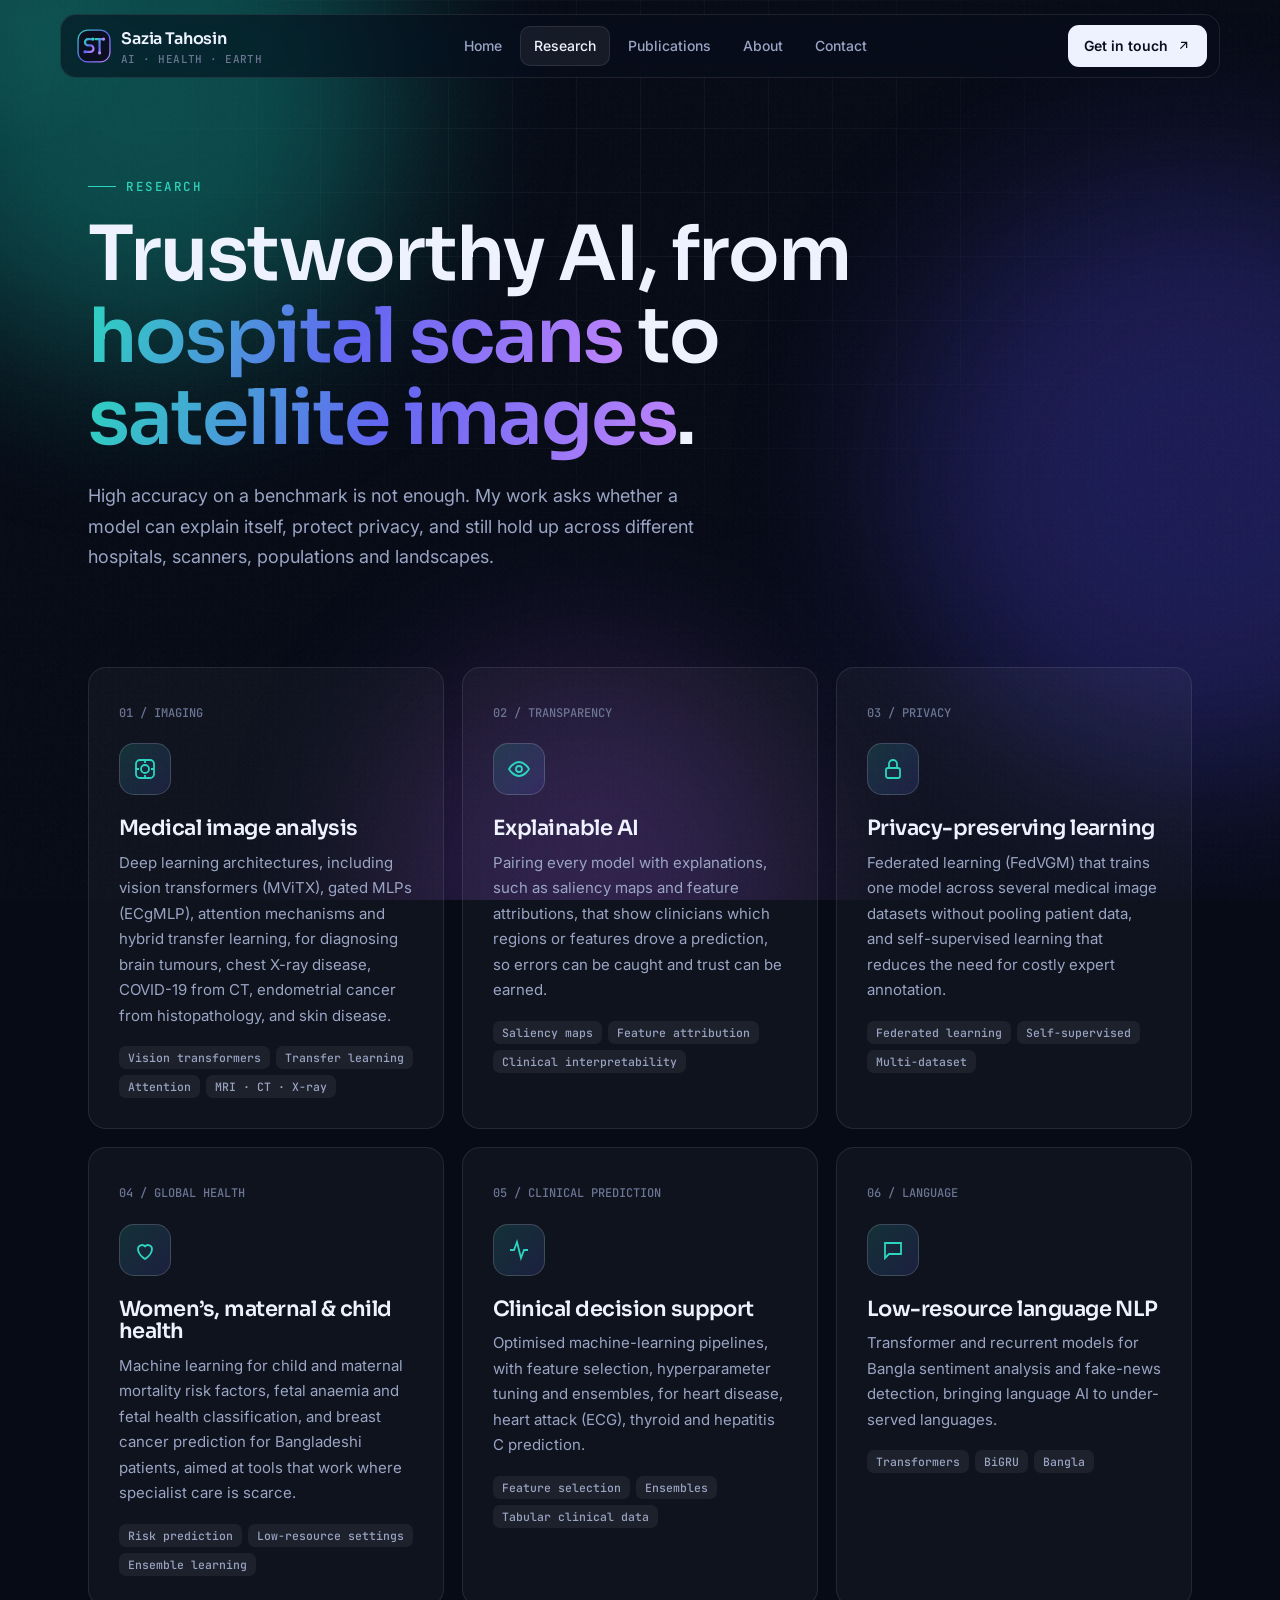
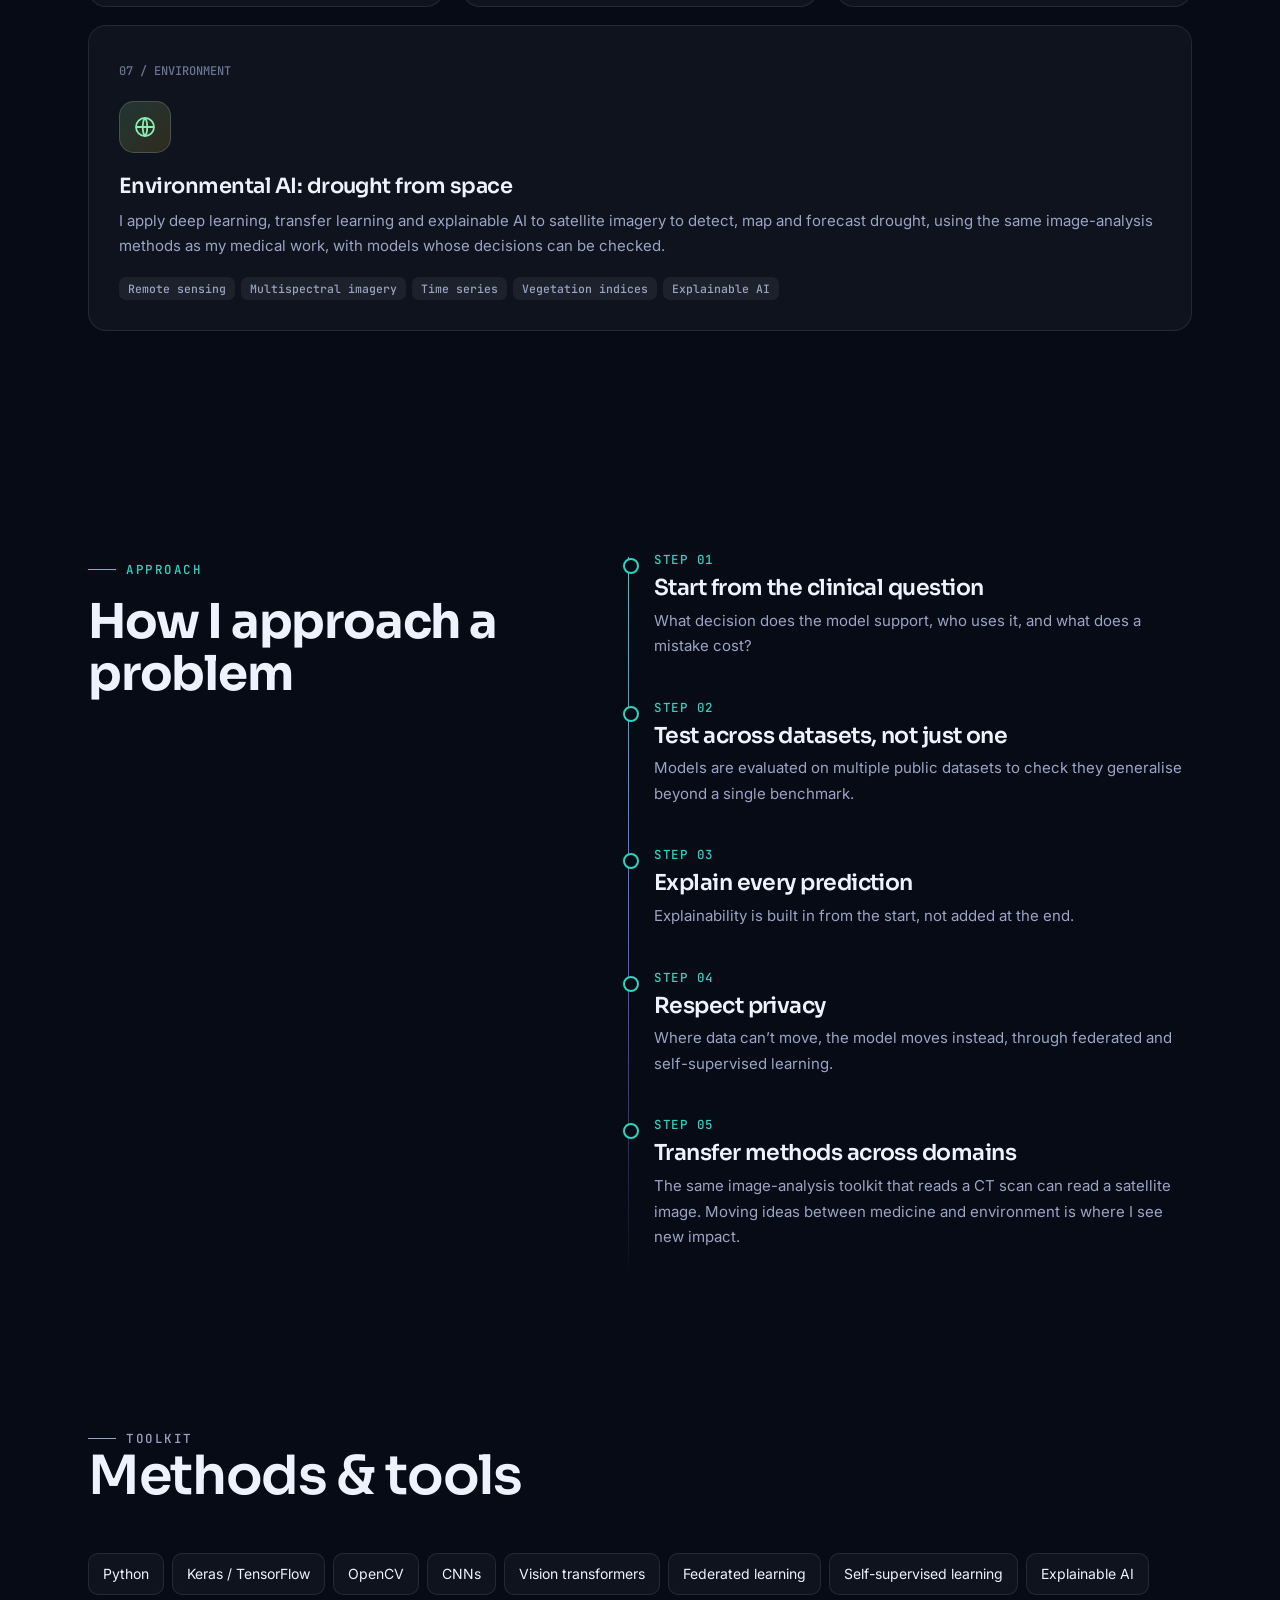
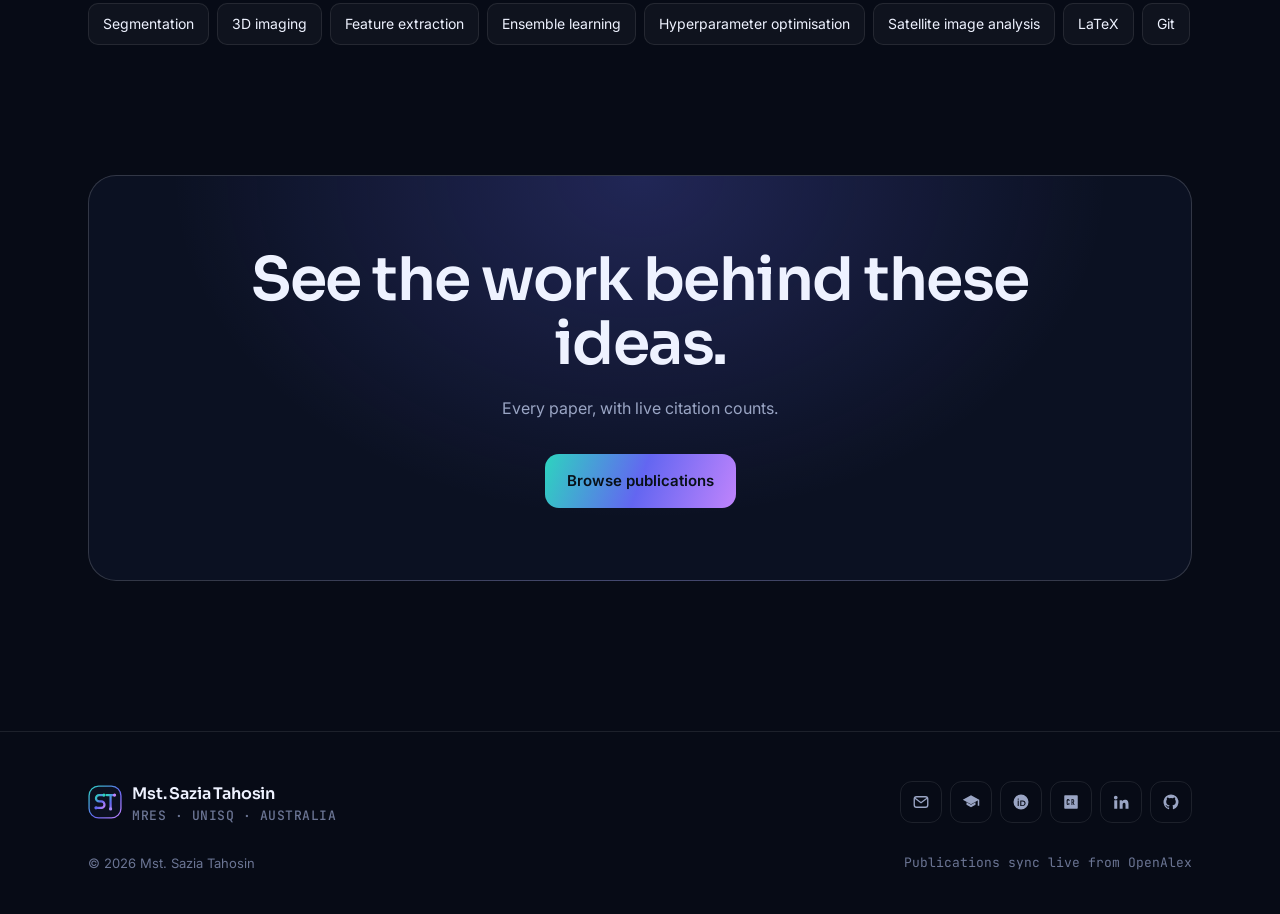
<file: research.html>
<!DOCTYPE html>
<html lang="en">
<head>
<meta charset="utf-8"><meta name="viewport" content="width=device-width, initial-scale=1">
<title>Research · Mst. Sazia Tahosin</title>
<meta name="description" content="Research areas of Mst. Sazia Tahosin: medical image analysis, explainable AI, federated learning, women's and child health, and satellite-based drought monitoring.">
<meta property="og:title" content="Mst. Sazia Tahosin · AI for Medical Imaging & Health">
<meta property="og:description" content="MRes researcher at UniSQ. Explainable and federated AI for medical imaging.">
<meta property="og:image" content="assets/logo.svg">
<link rel="icon" href="favicon.svg" type="image/svg+xml">
<link rel="preconnect" href="https://fonts.googleapis.com"><link rel="preconnect" href="https://fonts.gstatic.com" crossorigin>
<link href="https://fonts.googleapis.com/css2?family=Sora:wght@400;500;600;700&family=Inter:wght@400;500;600&family=JetBrains+Mono:wght@500&display=swap" rel="stylesheet">
<link rel="stylesheet" href="assets/style.css">
</head>
<body>

<header class="page-head">
  <div class="gridlines"></div>
  <div class="wrap">
    <p class="kicker">Research</p>
    <h1>Trustworthy AI, from <span class="grad-text">hospital scans</span> to <span class="grad-text">satellite images</span>.</h1>
    <p class="sub">High accuracy on a benchmark is not enough. My work asks whether a model can explain itself, protect privacy, and still hold up across different hospitals, scanners, populations and landscapes.</p>
  </div>
</header>

<section class="s" style="padding-top:30px">
  <div class="wrap">
    <div class="cards" style="grid-template-columns:repeat(auto-fit,minmax(300px,1fr))">
      <article class="card reveal"><span class="num">01 / IMAGING</span><div class="ic"><svg viewBox="0 0 24 24" fill="none" stroke="currentColor" stroke-width="1.8"><rect x="3" y="3" width="18" height="18" rx="4"/><circle cx="12" cy="12" r="4"/><path d="M12 3v3M12 18v3M3 12h3M18 12h3"/></svg></div>
        <h3>Medical image analysis</h3>
        <p>Deep learning architectures, including vision transformers (MViTX), gated MLPs (ECgMLP), attention mechanisms and hybrid transfer learning, for diagnosing brain tumours, chest X-ray disease, COVID-19 from CT, endometrial cancer from histopathology, and skin disease.</p>
        <div class="tags"><span>Vision transformers</span><span>Transfer learning</span><span>Attention</span><span>MRI · CT · X-ray</span></div></article>
      <article class="card reveal d1"><span class="num">02 / TRANSPARENCY</span><div class="ic"><svg viewBox="0 0 24 24" fill="none" stroke="currentColor" stroke-width="1.8"><circle cx="12" cy="12" r="3"/><path d="M2 12s4-7 10-7 10 7 10 7-4 7-10 7S2 12 2 12z"/></svg></div>
        <h3>Explainable AI</h3>
        <p>Pairing every model with explanations, such as saliency maps and feature attributions, that show clinicians which regions or features drove a prediction, so errors can be caught and trust can be earned.</p>
        <div class="tags"><span>Saliency maps</span><span>Feature attribution</span><span>Clinical interpretability</span></div></article>
      <article class="card reveal d2"><span class="num">03 / PRIVACY</span><div class="ic"><svg viewBox="0 0 24 24" fill="none" stroke="currentColor" stroke-width="1.8"><rect x="5" y="11" width="14" height="10" rx="2"/><path d="M8 11V7a4 4 0 0 1 8 0v4"/></svg></div>
        <h3>Privacy-preserving learning</h3>
        <p>Federated learning (FedVGM) that trains one model across several medical image datasets without pooling patient data, and self-supervised learning that reduces the need for costly expert annotation.</p>
        <div class="tags"><span>Federated learning</span><span>Self-supervised</span><span>Multi-dataset</span></div></article>
      <article class="card reveal d3"><span class="num">04 / GLOBAL HEALTH</span><div class="ic"><svg viewBox="0 0 24 24" fill="none" stroke="currentColor" stroke-width="1.8"><path d="M12 21s-7-4.5-7-10a4 4 0 0 1 7-2.6A4 4 0 0 1 19 11c0 5.5-7 10-7 10z"/></svg></div>
        <h3>Women’s, maternal &amp; child health</h3>
        <p>Machine learning for child and maternal mortality risk factors, fetal anaemia and fetal health classification, and breast cancer prediction for Bangladeshi patients, aimed at tools that work where specialist care is scarce.</p>
        <div class="tags"><span>Risk prediction</span><span>Low-resource settings</span><span>Ensemble learning</span></div></article>
      <article class="card reveal"><span class="num">05 / CLINICAL PREDICTION</span><div class="ic"><svg viewBox="0 0 24 24" fill="none" stroke="currentColor" stroke-width="1.8"><path d="M3 12h4l3-8 4 16 3-8h4"/></svg></div>
        <h3>Clinical decision support</h3>
        <p>Optimised machine-learning pipelines, with feature selection, hyperparameter tuning and ensembles, for heart disease, heart attack (ECG), thyroid and hepatitis C prediction.</p>
        <div class="tags"><span>Feature selection</span><span>Ensembles</span><span>Tabular clinical data</span></div></article>
      <article class="card reveal d1"><span class="num">06 / LANGUAGE</span><div class="ic"><svg viewBox="0 0 24 24" fill="none" stroke="currentColor" stroke-width="1.8"><path d="M4 5h16v11H8l-4 4z"/></svg></div>
        <h3>Low-resource language NLP</h3>
        <p>Transformer and recurrent models for Bangla sentiment analysis and fake-news detection, bringing language AI to under-served languages.</p>
        <div class="tags"><span>Transformers</span><span>BiGRU</span><span>Bangla</span></div></article>
      <article class="card env reveal d2" style="grid-column:1/-1"><span class="num">07 / ENVIRONMENT</span><div class="ic"><svg viewBox="0 0 24 24" fill="none" stroke="currentColor" stroke-width="1.8"><circle cx="12" cy="12" r="9"/><path d="M3 12h18M12 3c3 3.5 3 14.5 0 18M12 3c-3 3.5-3 14.5 0 18"/></svg></div>
        <h3>Environmental AI: drought from space</h3>
        <p>I apply deep learning, transfer learning and explainable AI to satellite imagery to detect, map and forecast drought, using the same image-analysis methods as my medical work, with models whose decisions can be checked.</p>
        <div class="tags"><span>Remote sensing</span><span>Multispectral imagery</span><span>Time series</span><span>Vegetation indices</span><span>Explainable AI</span></div></article>
    </div>
  </div>
</section>

<section class="s">
  <div class="wrap split">
    <div class="sticky reveal"><p class="kicker">Approach</p><h2 style="font-size:clamp(30px,4vw,48px)">How I approach a problem</h2></div>
    <div class="timeline">
      <div class="ti reveal"><div class="when">STEP 01</div><h3>Start from the clinical question</h3><p>What decision does the model support, who uses it, and what does a mistake cost?</p></div>
      <div class="ti reveal"><div class="when">STEP 02</div><h3>Test across datasets, not just one</h3><p>Models are evaluated on multiple public datasets to check they generalise beyond a single benchmark.</p></div>
      <div class="ti reveal"><div class="when">STEP 03</div><h3>Explain every prediction</h3><p>Explainability is built in from the start, not added at the end.</p></div>
      <div class="ti reveal"><div class="when">STEP 04</div><h3>Respect privacy</h3><p>Where data can’t move, the model moves instead, through federated and self-supervised learning.</p></div>
      <div class="ti reveal"><div class="when">STEP 05</div><h3>Transfer methods across domains</h3><p>The same image-analysis toolkit that reads a CT scan can read a satellite image. Moving ideas between medicine and environment is where I see new impact.</p></div>
    </div>
  </div>
</section>

<section class="s" style="padding-top:20px">
  <div class="wrap">
    <div class="s-head reveal"><div><p class="kicker">Toolkit</p><h2>Methods &amp; tools</h2></div></div>
    <div class="pills reveal">
      <span class="pill">Python</span><span class="pill">Keras / TensorFlow</span><span class="pill">OpenCV</span><span class="pill">CNNs</span><span class="pill">Vision transformers</span><span class="pill">Federated learning</span><span class="pill">Self-supervised learning</span><span class="pill">Explainable AI</span><span class="pill">Segmentation</span><span class="pill">3D imaging</span><span class="pill">Feature extraction</span><span class="pill">Ensemble learning</span><span class="pill">Hyperparameter optimisation</span><span class="pill">Satellite image analysis</span><span class="pill">LaTeX</span><span class="pill">Git</span>
    </div>
  </div>
</section>

<section class="s" style="padding-top:20px">
  <div class="wrap"><div class="cta-band reveal"><h2>See the work behind these ideas.</h2><p>Every paper, with live citation counts.</p><div class="btns"><a class="btn primary" href="publications.html">Browse publications</a></div></div></div>
</section>

<script src="assets/main.js"></script>
<script src="assets/pubs.js"></script>
</body>
</html>
</file>
<file: assets/style.css>
/* ============ Sazia Tahosin — portfolio design system ============ */
:root{
  --bg:#070b16; --bg2:#0b1122; --surface:rgba(255,255,255,.035); --surface2:rgba(255,255,255,.06);
  --line:rgba(255,255,255,.09); --line2:rgba(255,255,255,.16);
  --ink:#eef2ff; --muted:#9aa5c4; --dim:#6b7594;
  --teal:#2dd4bf; --indigo:#6366f1; --violet:#c084fc; --coral:#fb7185; --amber:#fbbf24;
  --grad:linear-gradient(110deg,#2dd4bf 0%,#6366f1 50%,#c084fc 100%);
  --display:'Sora',system-ui,sans-serif; --sans:'Inter',system-ui,-apple-system,'Segoe UI',sans-serif; --mono:'JetBrains Mono',ui-monospace,monospace;
  --r:18px; --ease:cubic-bezier(.2,.7,.2,1);
}
*{box-sizing:border-box}
html{scroll-behavior:smooth}
body{margin:0;background:var(--bg);color:var(--ink);font:16px/1.7 var(--sans);-webkit-font-smoothing:antialiased;overflow-x:hidden}
a{color:inherit;text-decoration:none}
img{max-width:100%}
::selection{background:#6366f1;color:#fff}
.wrap{max-width:1160px;margin:0 auto;padding:0 28px}
.grad-text{background:var(--grad);-webkit-background-clip:text;background-clip:text;color:transparent}
.mono{font-family:var(--mono)}

/* ---------- ambient background ---------- */
.aurora{position:fixed;inset:0;z-index:-2;overflow:hidden;pointer-events:none}
.aurora i{position:absolute;border-radius:50%;filter:blur(90px);opacity:.38;animation:drift 22s var(--ease) infinite alternate}
.aurora i:nth-child(1){width:520px;height:520px;background:#14b8a6;top:-160px;left:-120px}
.aurora i:nth-child(2){width:600px;height:600px;background:#4f46e5;top:20%;right:-220px;animation-duration:28s;opacity:.3}
.aurora i:nth-child(3){width:420px;height:420px;background:#a855f7;bottom:-180px;left:30%;animation-duration:25s;opacity:.22}
@keyframes drift{to{transform:translate(80px,60px) scale(1.15)}}
.grain{position:fixed;inset:0;z-index:-1;pointer-events:none;opacity:.05;background-image:url("data:image/svg+xml,%3Csvg xmlns='http://www.w3.org/2000/svg' width='160' height='160'%3E%3Cfilter id='n'%3E%3CfeTurbulence baseFrequency='.85' numOctaves='3'/%3E%3C/filter%3E%3Crect width='100%25' height='100%25' filter='url(%23n)'/%3E%3C/svg%3E")}
.gridlines{position:absolute;inset:0;z-index:-1;background-image:linear-gradient(var(--line) 1px,transparent 1px),linear-gradient(90deg,var(--line) 1px,transparent 1px);background-size:64px 64px;mask-image:radial-gradient(ellipse at 50% 30%,#000 10%,transparent 70%);opacity:.5}

/* ---------- nav ---------- */
.nav{position:fixed;top:14px;left:50%;transform:translateX(-50%);z-index:50;width:min(1160px,calc(100% - 28px));display:flex;align-items:center;justify-content:space-between;padding:10px 12px 10px 16px;border:1px solid var(--line);border-radius:16px;background:rgba(9,13,26,.62);backdrop-filter:blur(16px) saturate(140%);transition:background .3s,border-color .3s}
.nav.scrolled{background:rgba(9,13,26,.86);border-color:var(--line2)}
.brand{display:flex;align-items:center;gap:10px;font-family:var(--display);font-weight:600;font-size:16px;letter-spacing:-.01em}
.brand img{width:34px;height:34px;transition:transform .6s var(--ease)}
.brand:hover img{transform:rotate(-12deg) scale(1.06)}
.brand small{display:block;font:500 11px var(--mono);color:var(--dim);letter-spacing:.04em}
.nav ul{display:flex;gap:4px;list-style:none;margin:0;padding:0}
.nav ul a{display:block;padding:8px 14px;border-radius:10px;font-size:14px;font-weight:500;color:var(--muted);transition:color .2s,background .2s}
.nav ul a:hover{color:var(--ink);background:var(--surface2)}
.nav ul a.active{color:var(--ink);background:var(--surface2);box-shadow:inset 0 0 0 1px var(--line)}
.nav .cta{display:inline-flex;align-items:center;gap:8px;padding:9px 16px;border-radius:11px;background:var(--ink);color:#0b1020;font-weight:600;font-size:14px;transition:transform .2s var(--ease)}
.nav .cta:hover{transform:translateY(-1px)}
.burger{display:none;width:40px;height:40px;border-radius:11px;border:1px solid var(--line);background:none;color:var(--ink);cursor:pointer}
@media(max-width:900px){
  .nav ul{position:absolute;top:calc(100% + 8px);left:0;right:0;flex-direction:column;padding:10px;border:1px solid var(--line2);border-radius:16px;background:rgba(9,13,26,.96);backdrop-filter:blur(16px);opacity:0;pointer-events:none;transform:translateY(-8px);transition:.25s var(--ease)}
  .nav ul.open{opacity:1;pointer-events:auto;transform:none}
  .nav ul a{padding:12px 14px}
  .nav .cta{display:none}.burger{display:grid;place-items:center}
}

/* ---------- page header (inner pages) ---------- */
.page-head{position:relative;padding:168px 0 64px;overflow:hidden}
.kicker{display:inline-flex;align-items:center;gap:10px;font:500 12.5px var(--mono);letter-spacing:.12em;text-transform:uppercase;color:var(--teal);margin:0 0 18px}
.kicker::before{content:"";width:28px;height:1px;background:currentColor}
h1,h2,h3{font-family:var(--display);letter-spacing:-.025em;line-height:1.08;margin:0}
.page-head h1{font-size:clamp(40px,6vw,76px);font-weight:600;max-width:900px}
.page-head p.sub{color:var(--muted);font-size:18px;max-width:640px;margin:22px 0 0}

/* ---------- hero (home) ---------- */
.hero{position:relative;min-height:100vh;display:flex;align-items:center;padding:140px 0 90px;overflow:hidden}
#net{position:absolute;inset:0;z-index:-1;width:100%;height:100%}
.hero-grid{display:grid;grid-template-columns:minmax(0,1.2fr) minmax(0,.8fr);gap:72px;align-items:center}
.hero-grid > div:first-child{min-width:0}
.status{display:inline-flex;align-items:center;gap:10px;padding:7px 14px 7px 10px;border:1px solid var(--line2);border-radius:999px;background:var(--surface);font-size:13.5px;color:var(--muted);margin-bottom:28px}
.status .dot{width:8px;height:8px;border-radius:50%;background:var(--teal);box-shadow:0 0 0 0 rgba(45,212,191,.6);animation:ping 2s infinite}
@keyframes ping{70%{box-shadow:0 0 0 10px rgba(45,212,191,0)}100%{box-shadow:0 0 0 0 rgba(45,212,191,0)}}
.hero h1{font-size:clamp(46px,7.4vw,96px);font-weight:700;line-height:.98}
.hero h1 .line{display:block;overflow:hidden}
.hero h1 .line span{display:inline-block;transform:translateY(110%);animation:rise 1s var(--ease) forwards}
.hero h1 .line:nth-child(2) span{animation-delay:.12s}
@keyframes rise{to{transform:none}}
.rotator{font-family:var(--display);font-size:clamp(20px,2.4vw,28px);font-weight:500;color:var(--muted);margin:26px 0 0;min-height:1.4em}
.rotator b{font-weight:600;color:var(--ink)}
.caret{display:inline-block;width:2px;height:1em;background:var(--teal);margin-left:3px;vertical-align:-3px;animation:blink 1s steps(1) infinite}
@keyframes blink{50%{opacity:0}}
.hero p.lede{color:var(--muted);font-size:17.5px;max-width:560px;margin:22px 0 34px}
.btns{display:flex;flex-wrap:wrap;gap:12px}
.btn{position:relative;display:inline-flex;align-items:center;gap:10px;padding:14px 22px;border-radius:14px;font-weight:600;font-size:15px;border:1px solid var(--line2);background:var(--surface);transition:transform .25s var(--ease),border-color .25s,background .25s;overflow:hidden}
.btn:hover{transform:translateY(-2px);border-color:rgba(255,255,255,.3)}
.btn.primary{border:0;background:var(--grad);color:#081018}
.btn.primary::after{content:"";position:absolute;inset:0;background:linear-gradient(120deg,transparent 30%,rgba(255,255,255,.45) 50%,transparent 70%);transform:translateX(-120%);transition:transform .8s var(--ease)}
.btn.primary:hover::after{transform:translateX(120%)}
.btn svg{width:18px;height:18px}

/* portrait orb */
.orb{position:relative;aspect-ratio:1;max-width:400px;margin-left:auto;width:100%}
.orb .ring{position:absolute;inset:0;border-radius:50%;border:1px dashed var(--line2);animation:spin 40s linear infinite}
.orb .ring:nth-child(2){inset:11%;border-style:solid;border-color:var(--line);animation-duration:26s;animation-direction:reverse}
.orb .core{position:absolute;inset:22%;border-radius:50%;background:radial-gradient(circle at 30% 25%,#1e2a52,#0b1020 70%);border:1px solid var(--line2);display:grid;place-items:center;overflow:hidden;box-shadow:0 0 80px rgba(99,102,241,.35),inset 0 0 40px rgba(45,212,191,.12)}
.orb .core img{width:62%;height:62%}
.orb .core img.photo{width:100%;height:100%;object-fit:cover}
.orb .sat{position:absolute;z-index:2;animation:bob 6s ease-in-out infinite}
.orb .sat span{display:block;padding:7px 13px;border-radius:999px;background:rgba(17,26,51,.92);border:1px solid var(--line2);font:500 12px var(--mono);white-space:nowrap;box-shadow:0 8px 24px rgba(0,0,0,.35)}
.orb .s1{top:0;left:50%;margin-left:-40%;animation-delay:-1s}
.orb .s2{top:17%;right:-12%;animation-delay:-3s}
.orb .s3{top:47%;right:-16%;animation-delay:-2s}
.orb .s4{bottom:14%;right:-8%;animation-delay:-4s}
.orb .s5{bottom:2%;left:6%;animation-delay:-5s}
.orb .s6{top:30%;left:-6%;animation-delay:-2.5s}
.orb .s1 span,.orb .s4 span{color:var(--ink)}
.orb .s2 span,.orb .s6 span{color:var(--teal)}
.orb .s3 span{color:#a5b4fc}.orb .s5 span{color:var(--violet)}
@media(max-width:900px){.orb .s2,.orb .s4,.orb .s6{display:none}.orb .s3{right:-6%}}
@keyframes bob{50%{transform:translateY(-12px)}}
@keyframes spin{to{transform:rotate(360deg)}}
@media(max-width:900px){.hero-grid{grid-template-columns:1fr}.orb{max-width:280px;margin:10px auto 0}}

.scroll-cue{position:absolute;bottom:28px;left:50%;transform:translateX(-50%);font:500 11px var(--mono);letter-spacing:.2em;color:var(--dim);display:flex;flex-direction:column;align-items:center;gap:10px}
.scroll-cue i{width:1px;height:42px;background:linear-gradient(var(--teal),transparent);animation:cue 2s var(--ease) infinite}
@keyframes cue{0%{transform:scaleY(0);transform-origin:top}50%{transform:scaleY(1);transform-origin:top}51%{transform-origin:bottom}100%{transform:scaleY(0);transform-origin:bottom}}

/* ---------- sections ---------- */
section.s{position:relative;padding:110px 0}
.s-head{display:flex;justify-content:space-between;align-items:end;gap:24px;margin-bottom:48px;flex-wrap:wrap}
.s-head h2{font-size:clamp(32px,4.4vw,54px);font-weight:600;max-width:720px}
.s-head p{color:var(--muted);max-width:420px;margin:0}
.link-arrow{display:inline-flex;align-items:center;gap:8px;font-weight:600;color:var(--ink);border-bottom:1px solid var(--line2);padding-bottom:3px;transition:gap .25s var(--ease),border-color .25s}
.link-arrow:hover{gap:14px;border-color:var(--teal)}

/* stats */
.stats{display:grid;grid-template-columns:repeat(4,1fr);border:1px solid var(--line);border-radius:var(--r);background:var(--surface);overflow:hidden}
.stat{padding:34px 28px;border-right:1px solid var(--line);position:relative}
.stat:last-child{border-right:0}
.stat b{display:block;font:700 clamp(38px,4.6vw,58px)/1 var(--display);letter-spacing:-.03em}
.stat span{display:block;margin-top:10px;color:var(--muted);font-size:14px}
.stat small{position:absolute;top:16px;right:18px;font:500 10.5px var(--mono);color:var(--teal);letter-spacing:.08em;display:flex;align-items:center;gap:6px}
.stat small::before{content:"";width:6px;height:6px;border-radius:50%;background:var(--teal)}
@media(max-width:760px){.stats{grid-template-columns:1fr 1fr}.stat:nth-child(2){border-right:0}.stat:nth-child(-n+2){border-bottom:1px solid var(--line)}}
.sync-note{font:500 12px var(--mono);color:var(--dim);margin-top:14px}

/* marquee */
.marquee{border-block:1px solid var(--line);padding:22px 0;overflow:hidden;mask-image:linear-gradient(90deg,transparent,#000 12%,#000 88%,transparent)}
.marquee .track{display:flex;gap:56px;width:max-content;animation:scroll 40s linear infinite}
.marquee span{font:600 22px var(--display);color:var(--dim);white-space:nowrap;letter-spacing:-.01em}
.marquee span::after{content:"✦";margin-left:56px;color:var(--indigo);font-size:14px;vertical-align:4px}
@keyframes scroll{to{transform:translateX(-50%)}}

/* cards with cursor glow */
.cards{display:grid;grid-template-columns:repeat(auto-fit,minmax(250px,1fr));gap:18px}
.card{position:relative;padding:30px;border:1px solid var(--line);border-radius:var(--r);background:var(--surface);overflow:hidden;transition:transform .35s var(--ease),border-color .35s}
.card::before{content:"";position:absolute;inset:0;background:radial-gradient(420px circle at var(--mx,50%) var(--my,50%),rgba(99,102,241,.18),transparent 45%);opacity:0;transition:opacity .35s}
.card:hover{transform:translateY(-4px);border-color:var(--line2)}
.card:hover::before{opacity:1}
.card > *{position:relative}
.card .num{font:500 12px var(--mono);color:var(--dim)}
.card .ic{width:52px;height:52px;border-radius:15px;display:grid;place-items:center;margin:18px 0 22px;background:linear-gradient(135deg,rgba(45,212,191,.16),rgba(99,102,241,.16));border:1px solid var(--line2);color:var(--teal)}
.card .ic svg{width:24px;height:24px}
.card h3{font-size:21px;font-weight:600;margin-bottom:10px}
.card p{margin:0;color:var(--muted);font-size:15px}
.card .tags{display:flex;flex-wrap:wrap;gap:6px;margin-top:18px}
.card .tags span{font:500 11.5px var(--mono);padding:4px 9px;border-radius:7px;background:var(--surface2);color:var(--muted)}

/* featured papers */
.feat{display:grid;grid-template-columns:repeat(3,1fr);gap:18px}
@media(max-width:900px){.feat{grid-template-columns:1fr}}
.paper{display:flex;flex-direction:column;justify-content:space-between;min-height:290px;padding:28px;border-radius:var(--r);border:1px solid var(--line);background:linear-gradient(180deg,rgba(255,255,255,.05),rgba(255,255,255,.015));transition:transform .35s var(--ease),border-color .35s}
.paper:hover{transform:translateY(-4px) rotate(-.3deg);border-color:rgba(45,212,191,.45)}
.paper .venue{font:500 12px var(--mono);color:var(--teal);letter-spacing:.04em;text-transform:uppercase}
.paper h3{font-size:20px;font-weight:600;line-height:1.3;margin:14px 0}
.paper .meta{display:flex;justify-content:space-between;align-items:center;color:var(--dim);font-size:13.5px;border-top:1px solid var(--line);padding-top:16px}
.paper .meta b{color:var(--ink);font-weight:600}

/* timeline */
.timeline{position:relative;padding-left:34px}
.timeline::before{content:"";position:absolute;left:8px;top:6px;bottom:6px;width:1px;background:linear-gradient(var(--teal),var(--indigo),transparent)}
.ti{position:relative;padding:0 0 40px}
.ti::before{content:"";position:absolute;left:-31px;top:7px;width:12px;height:12px;border-radius:50%;background:var(--bg);border:2px solid var(--teal)}
.ti.now::before{background:var(--teal);box-shadow:0 0 0 6px rgba(45,212,191,.15)}
.ti .when{font:500 12.5px var(--mono);color:var(--teal);letter-spacing:.04em}
.ti h3{font-size:22px;font-weight:600;margin:8px 0 4px}
.ti .org{color:var(--ink);opacity:.85}
.ti p{color:var(--muted);margin:8px 0 0;max-width:640px;font-size:15px}

/* publications page */
.pub-bar{position:sticky;top:88px;z-index:10;display:flex;flex-wrap:wrap;gap:10px;align-items:center;padding:12px;border:1px solid var(--line);border-radius:16px;background:rgba(9,13,26,.86);backdrop-filter:blur(14px);margin-bottom:28px}
.chip{border:1px solid var(--line);background:transparent;color:var(--muted);font:500 13.5px var(--sans);padding:8px 14px;border-radius:10px;cursor:pointer;transition:.2s}
.chip:hover{color:var(--ink);border-color:var(--line2)}
.chip[aria-pressed="true"]{background:var(--ink);color:#0b1020;border-color:var(--ink)}
.chip .c{font:500 11px var(--mono);opacity:.6;margin-left:4px}
.pub-bar select,.pub-bar input{border:1px solid var(--line);background:var(--bg2);color:var(--ink);font:14px var(--sans);padding:9px 12px;border-radius:10px}
.pub-bar input{flex:1;min-width:200px}
.pub-bar .spacer{flex:1}
@media(max-width:760px){.pub-bar{position:static}}
.yr{display:flex;align-items:center;gap:16px;font:600 15px var(--mono);color:var(--dim);margin:40px 0 6px}
.yr::after{content:"";flex:1;height:1px;background:var(--line)}
.pub{display:grid;grid-template-columns:1fr auto;gap:24px;padding:24px 4px;border-bottom:1px solid var(--line);transition:background .25s}
.pub:hover{background:linear-gradient(90deg,rgba(99,102,241,.06),transparent)}
.pub .badges{display:flex;flex-wrap:wrap;gap:6px;margin-bottom:10px}
.badge{font:600 10.5px var(--mono);letter-spacing:.08em;text-transform:uppercase;padding:4px 9px;border-radius:7px}
.b-journal{background:rgba(45,212,191,.12);color:var(--teal)}
.b-conference{background:rgba(251,113,133,.12);color:var(--coral)}
.b-chapter{background:rgba(192,132,252,.14);color:var(--violet)}
.b-review,.b-preprint{background:rgba(251,191,36,.12);color:var(--amber)}
.b-first{background:rgba(99,102,241,.18);color:#a5b4fc}
.pub h3{font:600 18px/1.4 var(--sans);letter-spacing:-.005em}
.pub h3 a:hover{color:var(--teal)}
.pub .au{color:var(--muted);font-size:14px;margin:8px 0 4px}
.pub .au b{color:var(--ink);font-weight:600}
.pub .vn{font-size:14px;color:var(--dim);font-style:italic}
.pub .side{text-align:right;min-width:90px}
.pub .cites{font:700 28px/1 var(--display)}
.pub .cites small{display:block;font:500 11px var(--mono);color:var(--dim);margin-top:6px;letter-spacing:.06em}
.pub .doi{display:inline-block;margin-top:14px;font:500 12px var(--mono);color:var(--teal);border:1px solid rgba(45,212,191,.3);padding:5px 10px;border-radius:8px;transition:.2s}
.pub .doi:hover{background:rgba(45,212,191,.1)}
@media(max-width:640px){.pub{grid-template-columns:1fr}.pub .side{text-align:left;display:flex;gap:16px;align-items:center}.pub .doi{margin-top:0}}
.skeleton{height:96px;border-radius:12px;margin:14px 0;background:linear-gradient(90deg,var(--surface) 25%,var(--surface2) 50%,var(--surface) 75%);background-size:200% 100%;animation:sh 1.4s infinite}
@keyframes sh{to{background-position:-200% 0}}

/* about page */
.split{display:grid;grid-template-columns:.9fr 1.1fr;gap:64px;align-items:start}
@media(max-width:900px){.split{grid-template-columns:1fr;gap:36px}}
.sticky{position:sticky;top:120px}
.prose p{color:#c8cfe6;font-size:17px;margin:0 0 18px}
.prose strong{color:var(--ink)}
.pills{display:flex;flex-wrap:wrap;gap:8px}
.pill{padding:8px 14px;border-radius:10px;border:1px solid var(--line);background:var(--surface);font-size:14px;transition:.2s}
.pill:hover{border-color:var(--teal);color:var(--teal)}
.facts{display:grid;grid-template-columns:1fr 1fr;gap:12px;margin-top:26px}
.fact{padding:18px;border:1px solid var(--line);border-radius:14px;background:var(--surface)}
.fact b{display:block;font:600 22px var(--display)}
.fact span{color:var(--muted);font-size:13.5px}

/* contact page */
.contact-grid{display:grid;grid-template-columns:repeat(auto-fit,minmax(260px,1fr));gap:16px}
.cl{display:flex;align-items:center;gap:18px;padding:24px;border:1px solid var(--line);border-radius:var(--r);background:var(--surface);transition:transform .3s var(--ease),border-color .3s}
.cl:hover{transform:translateY(-3px);border-color:var(--line2)}
.cl .ic{width:50px;height:50px;border-radius:14px;display:grid;place-items:center;background:var(--surface2);border:1px solid var(--line);flex:none}
.cl .ic svg{width:22px;height:22px}
.cl b{display:block;font-weight:600}
.cl span{color:var(--muted);font-size:14px;word-break:break-all}
.cl .go{margin-left:auto;color:var(--dim);transition:transform .3s var(--ease),color .3s}
.cl:hover .go{transform:translate(3px,-3px);color:var(--teal)}

/* CTA band */
.cta-band{position:relative;border:1px solid var(--line2);border-radius:28px;padding:72px 48px;text-align:center;overflow:hidden;background:radial-gradient(ellipse at 50% 0%,rgba(99,102,241,.25),transparent 60%),var(--bg2)}
.cta-band h2{font-size:clamp(32px,5vw,60px);font-weight:600;max-width:820px;margin:0 auto}
.cta-band p{color:var(--muted);margin:18px auto 32px;max-width:520px}
.cta-band .btns{justify-content:center}

/* footer */
footer.foot{border-top:1px solid var(--line);margin-top:40px;padding:48px 0 40px}
.foot .row{display:flex;justify-content:space-between;align-items:center;gap:24px;flex-wrap:wrap}
.foot .socials{display:flex;gap:8px}
.foot .socials a{width:42px;height:42px;display:grid;place-items:center;border:1px solid var(--line);border-radius:12px;color:var(--muted);transition:.25s var(--ease)}
.foot .socials a:hover{color:var(--ink);border-color:var(--teal);transform:translateY(-2px)}
.foot .socials svg{width:18px;height:18px}
.foot small{color:var(--dim);font-size:13px}

/* rotating focus headline */
.focus{margin:28px 0 0}
.focus-label{display:block;font:500 12px var(--mono);letter-spacing:.14em;text-transform:uppercase;color:var(--dim);margin-bottom:10px}
.focus-lines{display:grid;overflow:hidden;font:600 clamp(21px,2.4vw,30px)/1.3 var(--display);letter-spacing:-.02em;max-width:100%}
.focus-lines span{grid-area:1/1;opacity:0;transform:translateY(100%);transition:transform .7s var(--ease),opacity .7s var(--ease)}
.focus-lines span.on{opacity:1;transform:none}
.focus-lines span.out{opacity:0;transform:translateY(-100%)}
.focus-lines span em{font-style:normal;background:var(--grad);-webkit-background-clip:text;background-clip:text;color:transparent}
.focus-dots{display:flex;gap:6px;margin-top:14px}
.focus-dots button{width:22px;height:4px;border-radius:4px;border:0;padding:0;background:var(--line2);cursor:pointer;overflow:hidden;position:relative}
.focus-dots button.on::after{content:"";position:absolute;inset:0;background:var(--teal);transform-origin:left;animation:fill var(--dur,3.6s) linear forwards}
@keyframes fill{from{transform:scaleX(0)}}
.new-tag{display:inline-block;font:600 10.5px var(--mono);letter-spacing:.08em;color:#0b1020;background:var(--amber);padding:3px 8px;border-radius:6px;margin-left:8px;vertical-align:3px}
.card.env .ic{color:#86efac;background:linear-gradient(135deg,rgba(134,239,172,.16),rgba(251,191,36,.14))}

/* scholarly publication list */
.chart-wrap{border:1px solid var(--line);border-radius:var(--r);background:var(--surface);padding:24px 24px 14px;margin:0 0 40px}
.chart-wrap h3{font:600 15px var(--sans);letter-spacing:0;margin:0 0 4px}
.chart-wrap p{margin:0 0 16px;color:var(--dim);font-size:13px}
.bars{display:flex;align-items:flex-end;gap:14px;height:160px}
.bar{flex:1;display:flex;flex-direction:column;align-items:center;justify-content:flex-end;height:100%;gap:6px}
.bar i{display:block;width:100%;max-width:56px;border-radius:8px 8px 3px 3px;background:var(--grad);transform-origin:bottom;animation:grow 1.1s var(--ease) both}
.bar b{font:600 13px var(--mono)}
.bar span{font:500 12px var(--mono);color:var(--dim)}
@keyframes grow{from{transform:scaleY(0)}}
.entry{display:grid;grid-template-columns:52px 1fr auto;gap:18px;padding:26px 0;border-bottom:1px solid var(--line)}
.entry .idx{font:500 14px var(--mono);color:var(--dim);padding-top:3px}
.entry .t{font:600 18px/1.45 var(--sans);margin:0;letter-spacing:-.005em}
.entry .t a:hover{color:var(--teal)}
.entry .au{color:var(--muted);font-size:14.5px;margin:8px 0 4px}
.entry .au b{color:var(--ink);font-weight:600;text-decoration:underline;text-decoration-color:rgba(45,212,191,.5);text-underline-offset:3px}
.entry .src{font-size:14.5px;color:#c8cfe6}
.entry .src i{color:var(--ink)}
.entry .acts{display:flex;flex-wrap:wrap;gap:8px;margin-top:14px;align-items:center}
.act{font:500 12.5px var(--mono);padding:6px 11px;border-radius:8px;border:1px solid var(--line2);background:transparent;color:var(--muted);cursor:pointer;transition:.2s;display:inline-flex;gap:6px;align-items:center}
.act:hover,.act[aria-expanded="true"]{color:var(--ink);border-color:var(--teal);background:rgba(45,212,191,.07)}
.act.oa{color:#86efac;border-color:rgba(134,239,172,.35)}
.entry .cb{text-align:right;min-width:86px}
.entry .cb b{display:block;font:700 26px/1 var(--display)}
.entry .cb span{font:500 11px var(--mono);color:var(--dim);letter-spacing:.06em}
.panel{display:none;margin-top:14px;padding:16px 18px;border-radius:12px;background:var(--bg2);border:1px solid var(--line);font-size:14.5px;color:#c8cfe6;line-height:1.75}
.panel.open{display:block;animation:enter .35s var(--ease)}
.panel pre{margin:8px 0 0;white-space:pre-wrap;font:12.5px/1.6 var(--mono);color:var(--ink);background:rgba(255,255,255,.03);border:1px solid var(--line);border-radius:10px;padding:12px}
.panel .row{display:flex;justify-content:space-between;align-items:center;gap:10px;margin-top:12px}
.panel .row:first-child{margin-top:0}
.panel h5{margin:0;font:600 11.5px var(--mono);letter-spacing:.1em;color:var(--teal)}
.copied{color:var(--teal)!important;border-color:var(--teal)!important}
@media(max-width:640px){.entry{grid-template-columns:1fr}.entry .idx{display:none}.entry .cb{text-align:left;display:flex;gap:10px;align-items:baseline}}

/* reveal on scroll */
.reveal{opacity:0;transform:translateY(28px);transition:opacity .9s var(--ease),transform .9s var(--ease)}
.reveal.in{opacity:1;transform:none}
.reveal.d1{transition-delay:.08s}.reveal.d2{transition-delay:.16s}.reveal.d3{transition-delay:.24s}

/* page enter */
body{animation:enter .6s var(--ease)}
@keyframes enter{from{opacity:0}}

/* cursor glow follower (desktop) */
.cursor-glow{position:fixed;width:340px;height:340px;border-radius:50%;pointer-events:none;z-index:-1;background:radial-gradient(circle,rgba(45,212,191,.10),transparent 65%);transform:translate(-50%,-50%);transition:opacity .3s}
@media(hover:none){.cursor-glow{display:none}}

@media(prefers-reduced-motion:reduce){
  *,*::before,*::after{animation-duration:.001ms!important;animation-iteration-count:1!important;transition-duration:.001ms!important;scroll-behavior:auto!important}
  .reveal{opacity:1;transform:none}
  .hero h1 .line span{transform:none}
}
</file>
